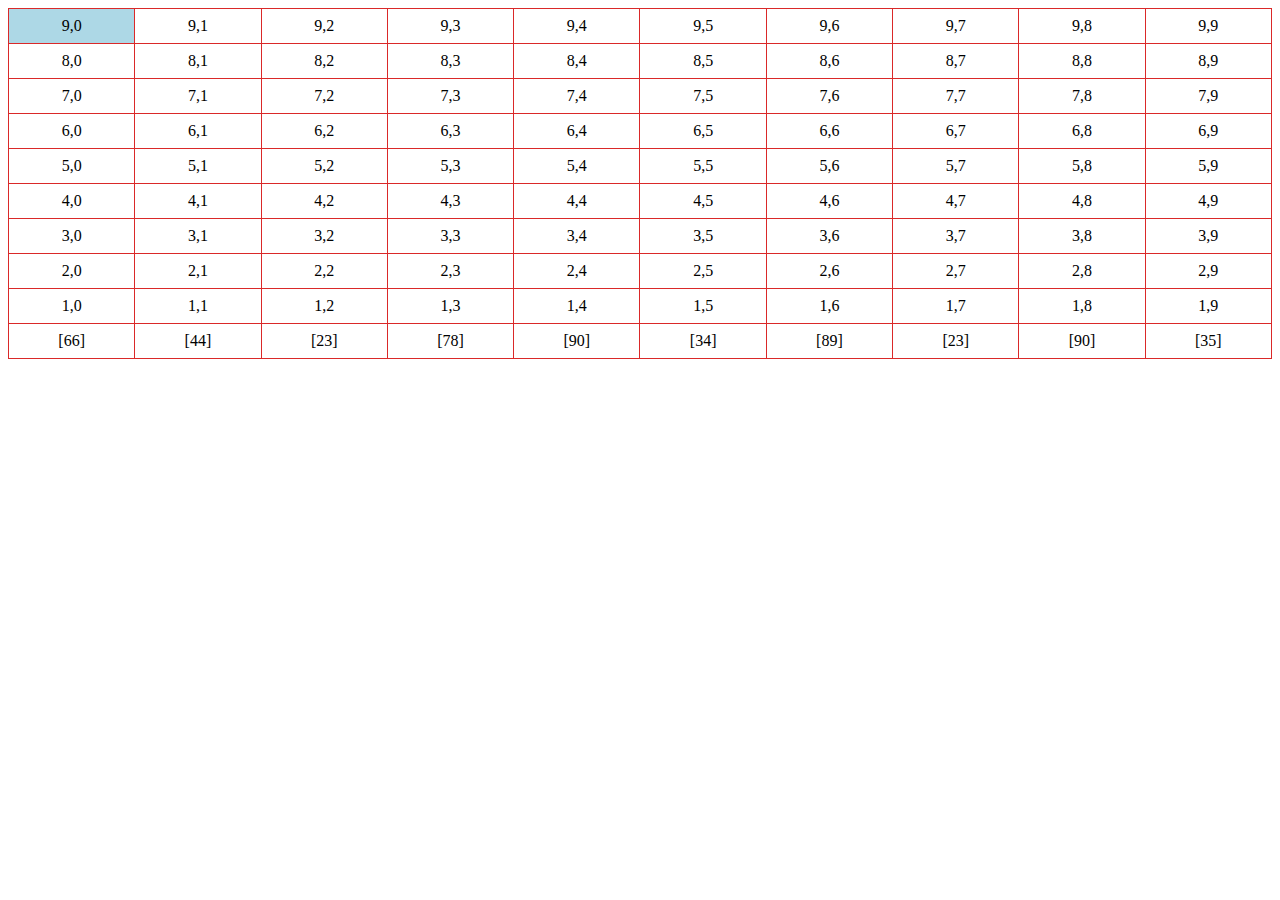
<file: Array2D.html>
<!DOCTYPE html>
<html lang="en">
<head>
    <meta charset="UTF-8">
    <meta name="viewport" content="width=device-width, initial-scale=1.0">
    <title>ซ้ายล่าง</title>
    <style>
        table {
            border-collapse: collapse;
            width: 100%;
        }
        th, td {
            border: 1px solid #da2929;
            padding: 8px;
            text-align: center;
        }
        th {
            background-color: #f2f2f2;
        }
        .highlight {
            background-color: #add8e6; /* สีฟ้า */
        }
    </style>
</head>
<body>

    <table id="table"></table> <!-- Table element to display the result -->
    <p id="cellValue"></p> <!-- Display the selected cell value -->

    <script>
        // ข้อมูลต้นทางที่ต้องการสร้างตาราง
        const data = [66, 44, 23, 78, 90, 34, 89, 23, 90, 35];

        // ฟังก์ชันสร้างตาราง 2D
        function create2DArray(arr) {
            let result = [];
            console.log("1", arr.length);
            // การวนลูปในทิศทางย้อนกลับ
            for (let x = arr.length-1; x >= 0; x--) {
               
                let row = [];
                
                for (let y = 0; y <= arr.length-1 ; y++) {
                    
                    // console.log("y", y)
                    // เราจัดการแสดงค่าในแต่ละตำแหน่งโดยใช้ดัชนี
                    // row.push([x, y].toString());
                    // console.log("x",x)
                    const index = x * arr.length + y;
                    // console.log("index",index)
                    const value = index < arr.length ? `[${arr[index]}]` : [x, y];
                    console.log("value",value)

                    row.push(value);
                }
                result.push(row);
            }
            return result;
        }

        // เรียกฟังก์ชันเพื่อสร้างตาราง 2D จากข้อมูลใน data
        const result = create2DArray(data);

        // แสดงผลตารางใน HTML
        const table = document.getElementById('table');
        result.forEach((row, rowIndex) => {
            const tr = document.createElement('tr');
            row.forEach((cell, cellIndex) => {
                const td = document.createElement('td');
                td.innerText = cell;

                // ไฮไลต์เซลล์ที่ตำแหน่ง [0, 0]
                if (rowIndex === 0 && cellIndex === 0) {
                    td.classList.add('highlight');
                }

                tr.appendChild(td);
            });
            table.appendChild(tr);
        });

        // ดึงค่าจากตารางที่ตำแหน่ง [0][y] แล้วแสดงใน HTML
        const x = 9;
        const y = 0; // ใช้ -1 ซึ่งจะไม่สามารถเข้าถึงข้อมูลได้
        const celltable = result[x][y]
        console.log(result[x][y]);
    </script>

</body>
</html>
</file>
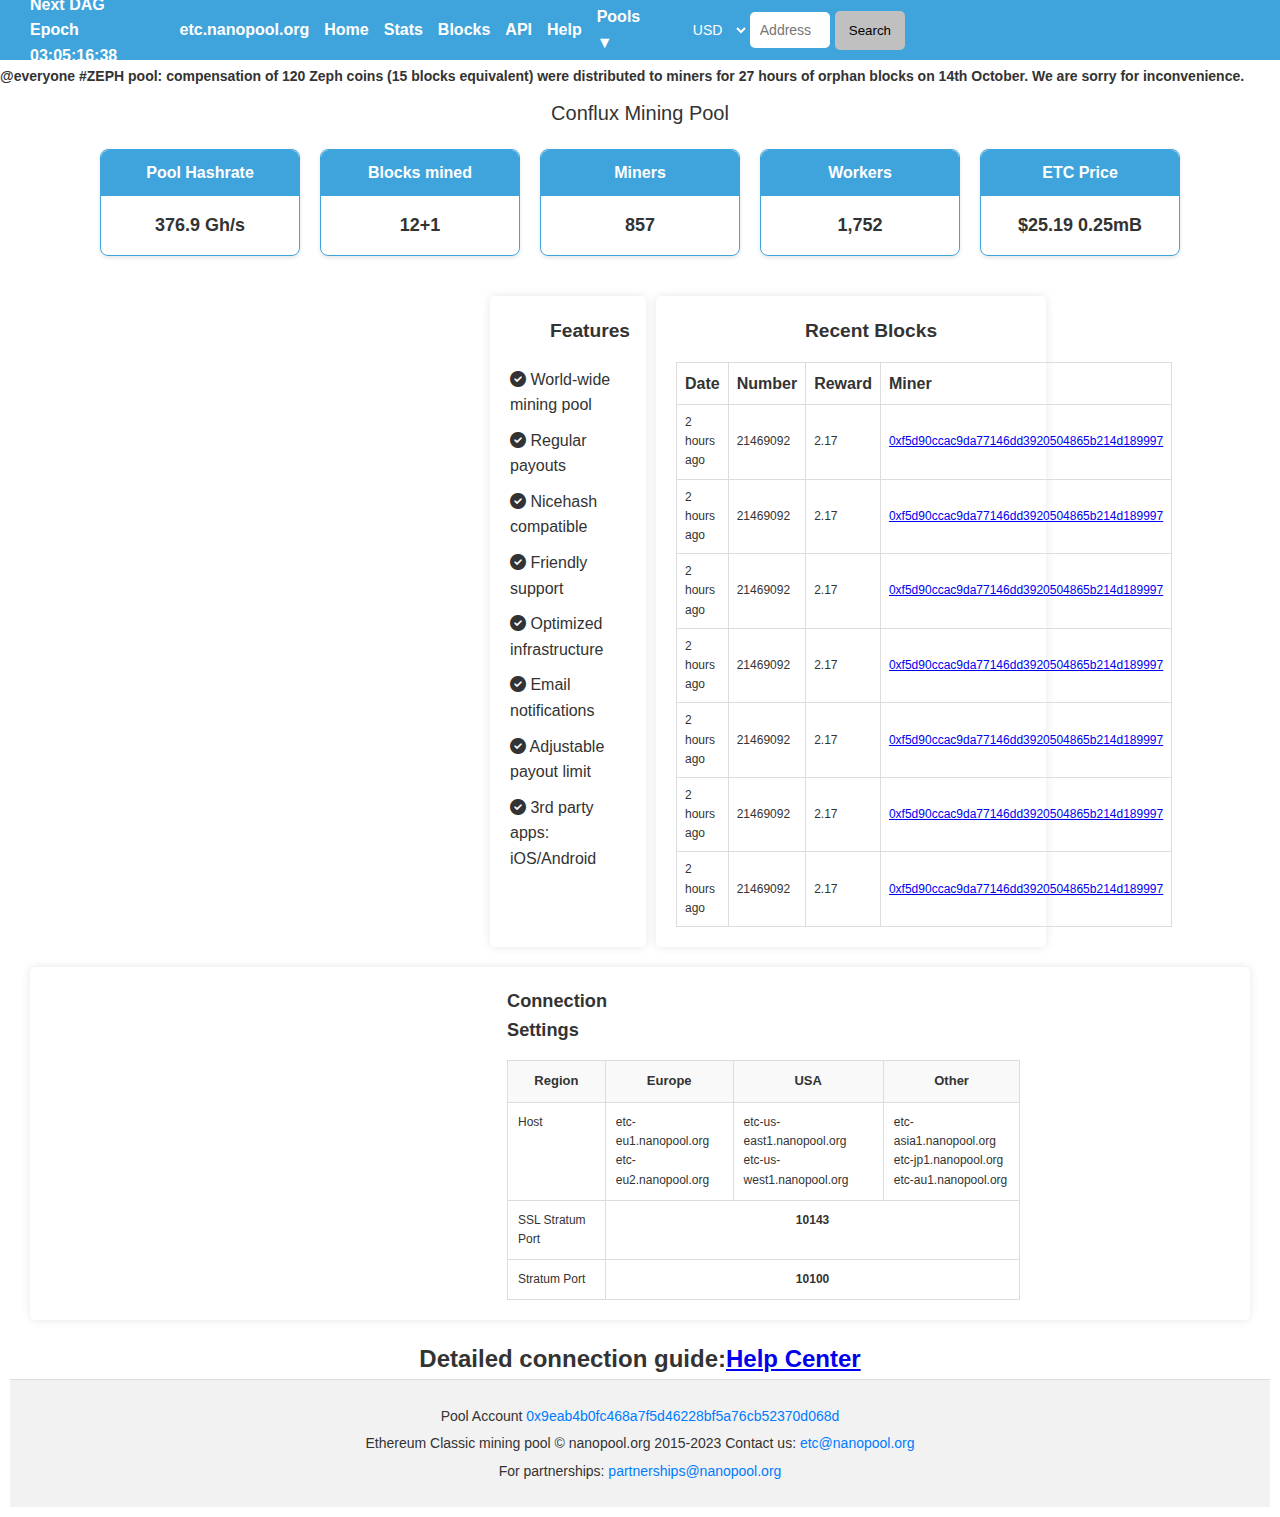
<file: overviewConflux.html>
<!DOCTYPE html>
<html lang="en">
<head>
  <meta charset="UTF-8">
  <meta name="viewport" content="width=device-width, initial-scale=1.0">
  <title>Ethereum Classic Mining Pool</title>
  <link rel="stylesheet" href="https://cdnjs.cloudflare.com/ajax/libs/font-awesome/6.0.0-beta3/css/all.min.css">
  <linK rel="stylesheet" href="overviewConflux.css">
</head>
<body>
    <div class="header">
        <div class="navbar">
            <div class="epoch">Next DAG Epoch<br>03:05:16:38</div>
            <a href="index.html">etc.nanopool.org</a>
            <a href="index.html">Home</a>
            <a href="index.html">Stats</a>
            <a href="index.html">Blocks</a>
            <a href="index.html">API</a>
            <a href="index.html">Help</a>
            <a href="index.html">Pools ▼</a>
        </div>
        <div class="search-container">
            <select class="currency-dropdown">
              <option value="USD">USD</option>
              <option value="EUR">EUR</option>
              <option value="THB">THB</option>
            </select>
            <input type="text" class="address-input" placeholder="Address">
            <button class="search-button">Search</button>
          </div>
    </div>
    <div class="discord" >
    <h4>@everyone #ZEPH pool: compensation of 120 Zeph coins  (15 blocks equivalent) were distributed to miners for 27 hours of orphan blocks on 14th October. We are sorry for inconvenience.</h4></div>
    <div class="dashboard" >
      <div style="font-size: 20px;">Conflux Mining Pool</div>
  <main>
    <div class="cards-container">
      <div class="card">
        <div class="card-header">Pool Hashrate</div>
        <div class="card-body">376.9 Gh/s</div>
      </div>
      <div class="card">
        <div class="card-header">Blocks mined  </div>
        <div class="card-body">12+1</div>
      </div>
      <div class="card">
        <div class="card-header">Miners</div>
        <div class="card-body">857</div>
      </div>
      <div class="card">
        <div class="card-header">Workers</div>
        <div class="card-body">1,752</div>
      </div>
      <div class="card">
        <div class="card-header">ETC Price</div>
        <div class="card-body">$25.19 0.25mB</div>
      </div>
    </div>

    <div class="content-section">
      <div class="features">
        <h3>Features</h3>
        <ul>
          <li><i class="fas fa-check-circle"></i> World-wide mining pool</li>
          <li><i class="fas fa-check-circle"></i> Regular payouts</li>
          <li><i class="fas fa-check-circle"></i> Nicehash compatible</li>
          <li><i class="fas fa-check-circle"></i> Friendly support</li>
          <li><i class="fas fa-check-circle"></i> Optimized infrastructure</li>
          <li><i class="fas fa-check-circle"></i> Email notifications</li>
          <li><i class="fas fa-check-circle"></i> Adjustable payout limit</li>
          <li><i class="fas fa-check-circle"></i> 3rd party apps: iOS/Android</li>
        </ul>
      </div>

      <div class="recent-blocks">
        <h3>Recent Blocks</h3>
        <table>
          <thead>
            <tr>
              <th>Date</th>
              <th>Number</th>
              <th>Reward</th>
              <th>Miner</th>
            </tr>
          </thead>
          <tbody>
            <tr>
              <td>2 hours ago</td>
              <td>21469092</td>
              <td>2.17</td>
              <td><a href="#">0xf5d90ccac9da77146dd3920504865b214d189997</a></td>
            </tr>
            <tr>
                <td>2 hours ago</td>
                <td>21469092</td>
                <td>2.17</td>
                <td><a href="#">0xf5d90ccac9da77146dd3920504865b214d189997</a></td>
              </tr>
              <tr>
                <td>2 hours ago</td>
                <td>21469092</td>
                <td>2.17</td>
                <td><a href="#">0xf5d90ccac9da77146dd3920504865b214d189997</a></td>
              </tr>
              <tr>
                <td>2 hours ago</td>
                <td>21469092</td>
                <td>2.17</td>
                <td><a href="#">0xf5d90ccac9da77146dd3920504865b214d189997</a></td>
              </tr>
              <tr>
                <td>2 hours ago</td>
                <td>21469092</td>
                <td>2.17</td>
                <td><a href="#">0xf5d90ccac9da77146dd3920504865b214d189997</a></td>
              </tr>
              <tr>
                <td>2 hours ago</td>
                <td>21469092</td>
                <td>2.17</td>
                <td><a href="#">0xf5d90ccac9da77146dd3920504865b214d189997</a></td>
              </tr>
              <tr>
                <td>2 hours ago</td>
                <td>21469092</td>
                <td>2.17</td>
                <td><a href="#">0xf5d90ccac9da77146dd3920504865b214d189997</a></td>
              </tr>
          </tbody>
        </table>
      </div>
    </div>

    <div class="connection-settings">
      <h3>Connection Settings</h3>
      <table>
        <thead>
          <tr>
            <th>Region</th>
            <th>Europe</th>
            <th>USA</th>
            <th>Other</th>
          </tr>
        </thead>
        <tbody>
          <tr>
            <td>Host</td>
            <td>
              etc-eu1.nanopool.org<br>
              etc-eu2.nanopool.org
            </td>
            <td>
              etc-us-east1.nanopool.org<br>
              etc-us-west1.nanopool.org
            </td>
            <td>
              etc-asia1.nanopool.org<br>
              etc-jp1.nanopool.org<br>
              etc-au1.nanopool.org
            </td>
          </tr>
          <tr>
            <td>SSL Stratum Port</td>
            <td colspan="3">10143</td>
          </tr>
          <tr>
            <td>Stratum Port</td>
            <td colspan="3">10100</td>
          </tr>
        </tbody>
      </table>
    </div>
  </main>
  <div clasname="help">
  <h2>  Detailed connection guide:<a href="#" target="#">Help Center</a></h2>
</div>
  <footer class="footer">

    <p>Pool Account <a href="#">0x9eab4b0fc468a7f5d46228bf5a76cb52370d068d</a></p>
    <p>Ethereum Classic mining pool © nanopool.org 2015-2023 Contact us: <a href="#">etc@nanopool.org</a></p>
    <p>For partnerships: <a href="#">partnerships@nanopool.org</a></p>
  </footer>  
</body>
</html>
</file>
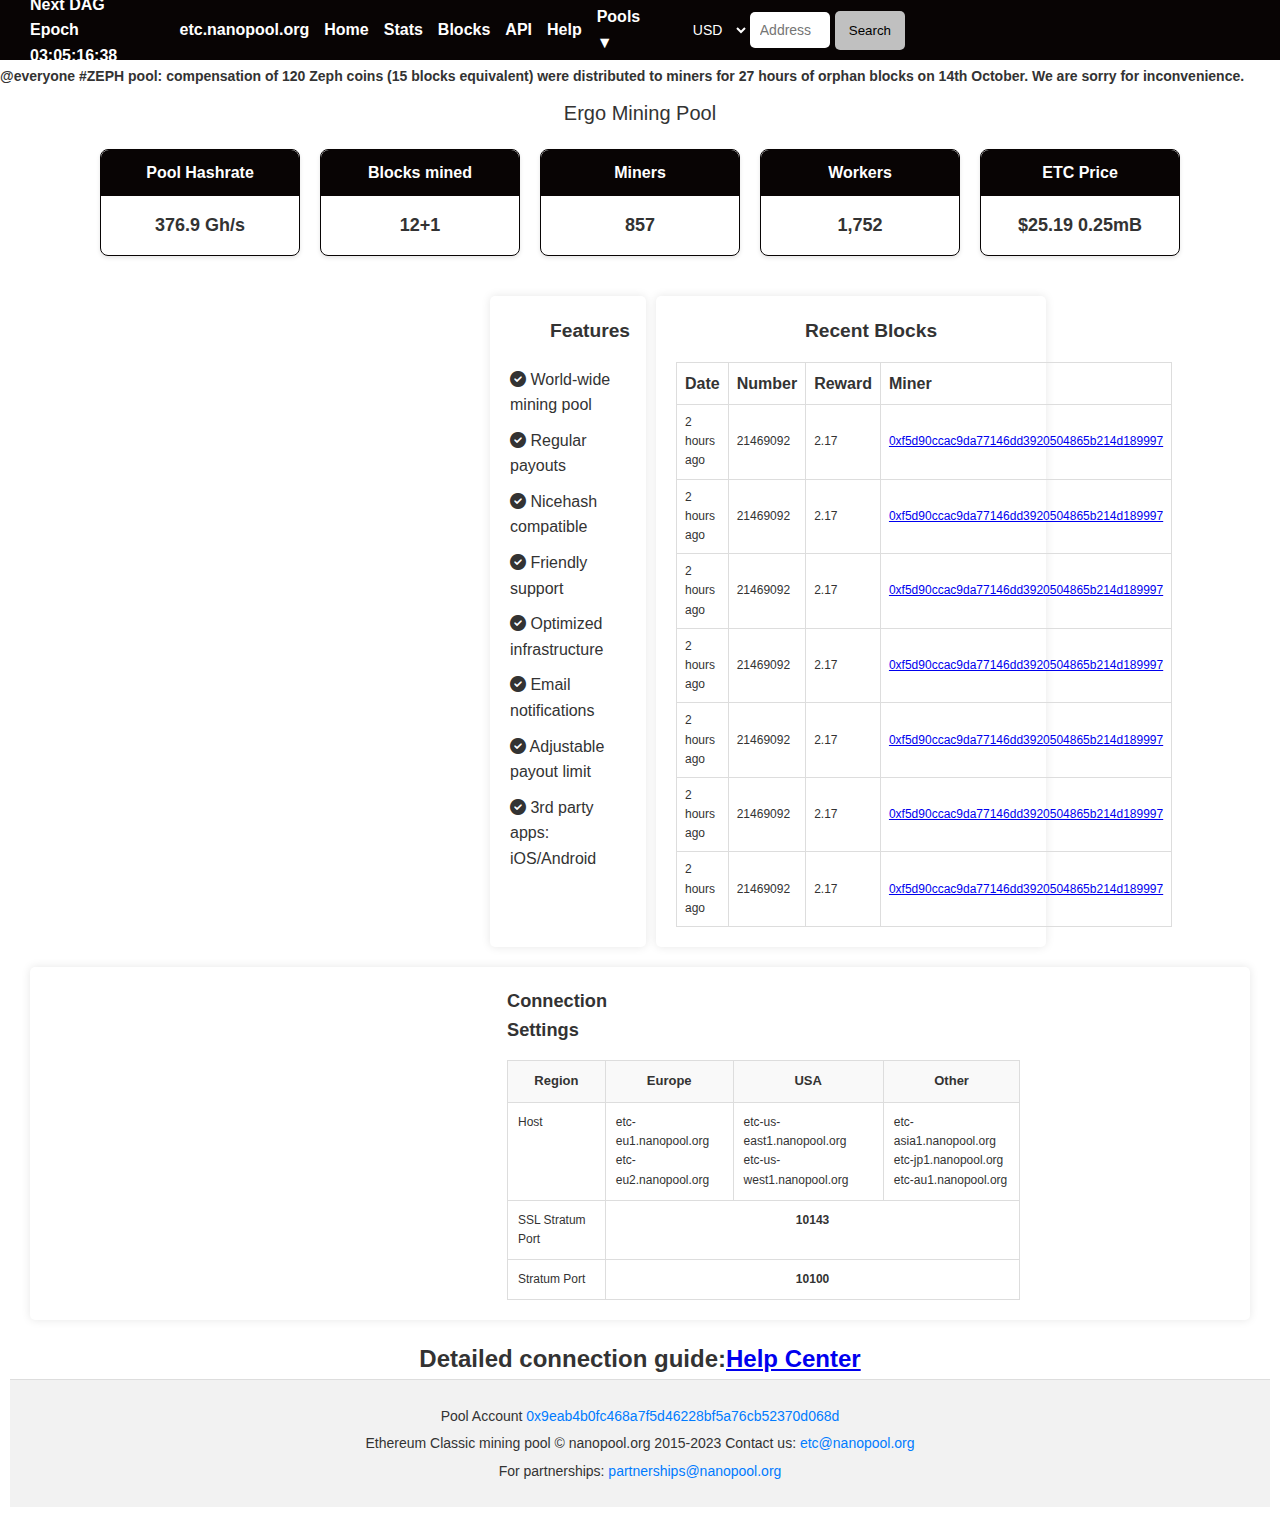
<file: overviewErgo.html>
<!DOCTYPE html>
<html lang="en">
<head>
  <meta charset="UTF-8">
  <meta name="viewport" content="width=device-width, initial-scale=1.0">
  <title>Ethereum Classic Mining Pool</title>
  <link rel="stylesheet" href="https://cdnjs.cloudflare.com/ajax/libs/font-awesome/6.0.0-beta3/css/all.min.css">
  <linK rel="stylesheet" href="overviewErgo.css">
</head>
<body>
    <div class="header">
        <div class="navbar">
            <div class="epoch">Next DAG Epoch<br>03:05:16:38</div>
            <a href="index.html">etc.nanopool.org</a>
            <a href="index.html">Home</a>
            <a href="index.html">Stats</a>
            <a href="index.html">Blocks</a>
            <a href="index.html">API</a>
            <a href="index.html">Help</a>
            <a href="index.html">Pools ▼</a>
        </div>
        <div class="search-container">
          <select class="currency-dropdown">
            <option value="USD">USD</option>
            <option value="EUR">EUR</option>
            <option value="THB">THB</option>
          </select>
          <input type="text" class="address-input" placeholder="Address">
          <button class="search-button">Search</button>
        </div>
    </div>
    <div class="discord" >
    <h4>@everyone #ZEPH pool: compensation of 120 Zeph coins  (15 blocks equivalent) were distributed to miners for 27 hours of orphan blocks on 14th October. We are sorry for inconvenience.</h4></div>
    <div class="dashboard" >
      <div style="font-size: 20px;">Ergo Mining Pool</div>
  <main>
    <div class="cards-container">
      <div class="card">
        <div class="card-header">Pool Hashrate</div>
        <div class="card-body">376.9 Gh/s</div>
      </div>
      <div class="card">
        <div class="card-header">Blocks mined  </div>
        <div class="card-body">12+1</div>
      </div>
      <div class="card">
        <div class="card-header">Miners</div>
        <div class="card-body">857</div>
      </div>
      <div class="card">
        <div class="card-header">Workers</div>
        <div class="card-body">1,752</div>
      </div>
      <div class="card">
        <div class="card-header">ETC Price</div>
        <div class="card-body">$25.19 0.25mB</div>
      </div>
    </div>

    <div class="content-section">
      <div class="features">
        <h3>Features</h3>
        <ul>
          <li><i class="fas fa-check-circle"></i> World-wide mining pool</li>
          <li><i class="fas fa-check-circle"></i> Regular payouts</li>
          <li><i class="fas fa-check-circle"></i> Nicehash compatible</li>
          <li><i class="fas fa-check-circle"></i> Friendly support</li>
          <li><i class="fas fa-check-circle"></i> Optimized infrastructure</li>
          <li><i class="fas fa-check-circle"></i> Email notifications</li>
          <li><i class="fas fa-check-circle"></i> Adjustable payout limit</li>
          <li><i class="fas fa-check-circle"></i> 3rd party apps: iOS/Android</li>
        </ul>
      </div>

      <div class="recent-blocks">
        <h3>Recent Blocks</h3>
        <table>
          <thead>
            <tr>
              <th>Date</th>
              <th>Number</th>
              <th>Reward</th>
              <th>Miner</th>
            </tr>
          </thead>
          <tbody>
            <tr>
              <td>2 hours ago</td>
              <td>21469092</td>
              <td>2.17</td>
              <td><a href="#">0xf5d90ccac9da77146dd3920504865b214d189997</a></td>
            </tr>
            <tr>
                <td>2 hours ago</td>
                <td>21469092</td>
                <td>2.17</td>
                <td><a href="#">0xf5d90ccac9da77146dd3920504865b214d189997</a></td>
              </tr>
              <tr>
                <td>2 hours ago</td>
                <td>21469092</td>
                <td>2.17</td>
                <td><a href="#">0xf5d90ccac9da77146dd3920504865b214d189997</a></td>
              </tr>
              <tr>
                <td>2 hours ago</td>
                <td>21469092</td>
                <td>2.17</td>
                <td><a href="#">0xf5d90ccac9da77146dd3920504865b214d189997</a></td>
              </tr>
              <tr>
                <td>2 hours ago</td>
                <td>21469092</td>
                <td>2.17</td>
                <td><a href="#">0xf5d90ccac9da77146dd3920504865b214d189997</a></td>
              </tr>
              <tr>
                <td>2 hours ago</td>
                <td>21469092</td>
                <td>2.17</td>
                <td><a href="#">0xf5d90ccac9da77146dd3920504865b214d189997</a></td>
              </tr>
              <tr>
                <td>2 hours ago</td>
                <td>21469092</td>
                <td>2.17</td>
                <td><a href="#">0xf5d90ccac9da77146dd3920504865b214d189997</a></td>
              </tr>
          </tbody>
        </table>
      </div>
    </div>

    <div class="connection-settings">
      <h3>Connection Settings</h3>
      <table>
        <thead>
          <tr>
            <th>Region</th>
            <th>Europe</th>
            <th>USA</th>
            <th>Other</th>
          </tr>
        </thead>
        <tbody>
          <tr>
            <td>Host</td>
            <td>
              etc-eu1.nanopool.org<br>
              etc-eu2.nanopool.org
            </td>
            <td>
              etc-us-east1.nanopool.org<br>
              etc-us-west1.nanopool.org
            </td>
            <td>
              etc-asia1.nanopool.org<br>
              etc-jp1.nanopool.org<br>
              etc-au1.nanopool.org
            </td>
          </tr>
          <tr>
            <td>SSL Stratum Port</td>
            <td colspan="3">10143</td>
          </tr>
          <tr>
            <td>Stratum Port</td>
            <td colspan="3">10100</td>
          </tr>
        </tbody>
      </table>
    </div>
  </main>
  <div clasname="help">
  <h2>  Detailed connection guide:<a href="#" target="#">Help Center</a></h2>
</div>
  <footer class="footer">

    <p>Pool Account <a href="#">0x9eab4b0fc468a7f5d46228bf5a76cb52370d068d</a></p>
    <p>Ethereum Classic mining pool © nanopool.org 2015-2023 Contact us: <a href="#">etc@nanopool.org</a></p>
    <p>For partnerships: <a href="#">partnerships@nanopool.org</a></p>
  </footer>  
</body>
</html>
</file>
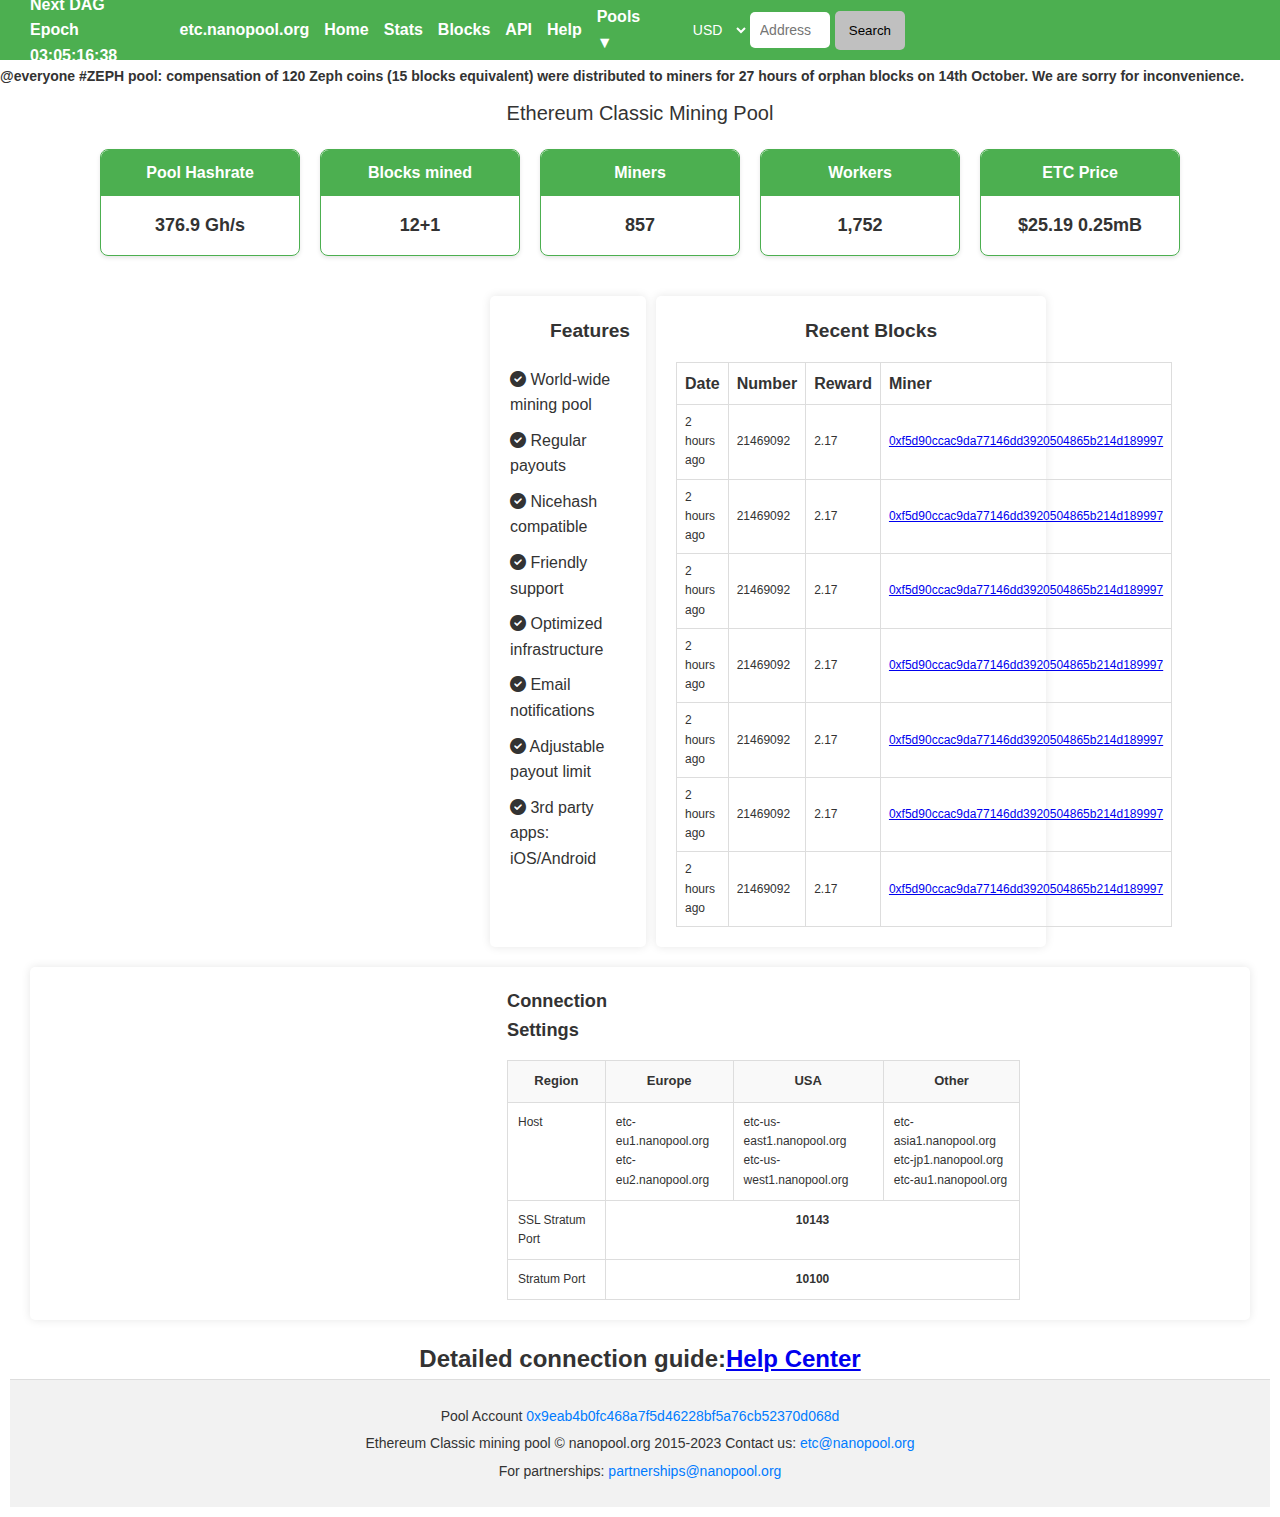
<file: overviewEtherum.html>
<!DOCTYPE html>
<html lang="en">
<head>
  <meta charset="UTF-8">
  <meta name="viewport" content="width=device-width, initial-scale=1.0">
  <title>Ethereum Classic Mining Pool</title>
  <link rel="stylesheet" href="https://cdnjs.cloudflare.com/ajax/libs/font-awesome/6.0.0-beta3/css/all.min.css">
  <linK rel="stylesheet" href="overviewEtherum.css">
</head>
<body>
    <div class="header">
        <div class="navbar">
            <div class="epoch">Next DAG Epoch<br>03:05:16:38</div>
            <a href="index.html">etc.nanopool.org</a>
            <a href="index.html">Home</a>
            <a href="index.html">Stats</a>
            <a href="index.html">Blocks</a>
            <a href="index.html">API</a>
            <a href="index.html">Help</a>
            <a href="index.html">Pools ▼</a>
        </div>
        <div class="search-container">
          <select class="currency-dropdown">
            <option value="USD">USD</option>
            <option value="EUR">EUR</option>
            <option value="THB">THB</option>
          </select>
          <input type="text" class="address-input" placeholder="Address">
          <button class="search-button">Search</button>
        </div>
    </div>
    <div class="discord" >
    <h4>@everyone #ZEPH pool: compensation of 120 Zeph coins  (15 blocks equivalent) were distributed to miners for 27 hours of orphan blocks on 14th October. We are sorry for inconvenience.</h4></div>
    <div class="dashboard" >
      <div style="font-size: 20px;">Ethereum Classic Mining Pool</div>
  <main>
    <div class="cards-container">
      <div class="card">
        <div class="card-header">Pool Hashrate</div>
        <div class="card-body">376.9 Gh/s</div>
      </div>
      <div class="card">
        <div class="card-header">Blocks mined  </div>
        <div class="card-body">12+1</div>
      </div>
      <div class="card">
        <div class="card-header">Miners</div>
        <div class="card-body">857</div>
      </div>
      <div class="card">
        <div class="card-header">Workers</div>
        <div class="card-body">1,752</div>
      </div>
      <div class="card">
        <div class="card-header">ETC Price</div>
        <div class="card-body">$25.19 0.25mB</div>
      </div>
    </div>

    <div class="content-section">
      <div class="features">
        <h3>Features</h3>
        <ul>
          <li><i class="fas fa-check-circle"></i> World-wide mining pool</li>
          <li><i class="fas fa-check-circle"></i> Regular payouts</li>
          <li><i class="fas fa-check-circle"></i> Nicehash compatible</li>
          <li><i class="fas fa-check-circle"></i> Friendly support</li>
          <li><i class="fas fa-check-circle"></i> Optimized infrastructure</li>
          <li><i class="fas fa-check-circle"></i> Email notifications</li>
          <li><i class="fas fa-check-circle"></i> Adjustable payout limit</li>
          <li><i class="fas fa-check-circle"></i> 3rd party apps: iOS/Android</li>
        </ul>
      </div>

      <div class="recent-blocks">
        <h3>Recent Blocks</h3>
        <table>
          <thead>
            <tr>
              <th>Date</th>
              <th>Number</th>
              <th>Reward</th>
              <th>Miner</th>
            </tr>
          </thead>
          <tbody>
            <tr>
              <td>2 hours ago</td>
              <td>21469092</td>
              <td>2.17</td>
              <td><a href="#">0xf5d90ccac9da77146dd3920504865b214d189997</a></td>
            </tr>
            <tr>
                <td>2 hours ago</td>
                <td>21469092</td>
                <td>2.17</td>
                <td><a href="#">0xf5d90ccac9da77146dd3920504865b214d189997</a></td>
              </tr>
              <tr>
                <td>2 hours ago</td>
                <td>21469092</td>
                <td>2.17</td>
                <td><a href="#">0xf5d90ccac9da77146dd3920504865b214d189997</a></td>
              </tr>
              <tr>
                <td>2 hours ago</td>
                <td>21469092</td>
                <td>2.17</td>
                <td><a href="#">0xf5d90ccac9da77146dd3920504865b214d189997</a></td>
              </tr>
              <tr>
                <td>2 hours ago</td>
                <td>21469092</td>
                <td>2.17</td>
                <td><a href="#">0xf5d90ccac9da77146dd3920504865b214d189997</a></td>
              </tr>
              <tr>
                <td>2 hours ago</td>
                <td>21469092</td>
                <td>2.17</td>
                <td><a href="#">0xf5d90ccac9da77146dd3920504865b214d189997</a></td>
              </tr>
              <tr>
                <td>2 hours ago</td>
                <td>21469092</td>
                <td>2.17</td>
                <td><a href="#">0xf5d90ccac9da77146dd3920504865b214d189997</a></td>
              </tr>
          </tbody>
        </table>
      </div>
    </div>

    <div class="connection-settings">
      <h3>Connection Settings</h3>
      <table>
        <thead>
          <tr>
            <th>Region</th>
            <th>Europe</th>
            <th>USA</th>
            <th>Other</th>
          </tr>
        </thead>
        <tbody>
          <tr>
            <td>Host</td>
            <td>
              etc-eu1.nanopool.org<br>
              etc-eu2.nanopool.org
            </td>
            <td>
              etc-us-east1.nanopool.org<br>
              etc-us-west1.nanopool.org
            </td>
            <td>
              etc-asia1.nanopool.org<br>
              etc-jp1.nanopool.org<br>
              etc-au1.nanopool.org
            </td>
          </tr>
          <tr>
            <td>SSL Stratum Port</td>
            <td colspan="3">10143</td>
          </tr>
          <tr>
            <td>Stratum Port</td>
            <td colspan="3">10100</td>
          </tr>
        </tbody>
      </table>
    </div>
  </main>
  <div clasname="help">
  <h2>  Detailed connection guide:<a href="#" target="#">Help Center</a></h2>
</div>
  <footer class="footer">

    <p>Pool Account <a href="#">0x9eab4b0fc468a7f5d46228bf5a76cb52370d068d</a></p>
    <p>Ethereum Classic mining pool © nanopool.org 2015-2023 Contact us: <a href="#">etc@nanopool.org</a></p>
    <p>For partnerships: <a href="#">partnerships@nanopool.org</a></p>
  </footer>  
</body>
</html>
</file>
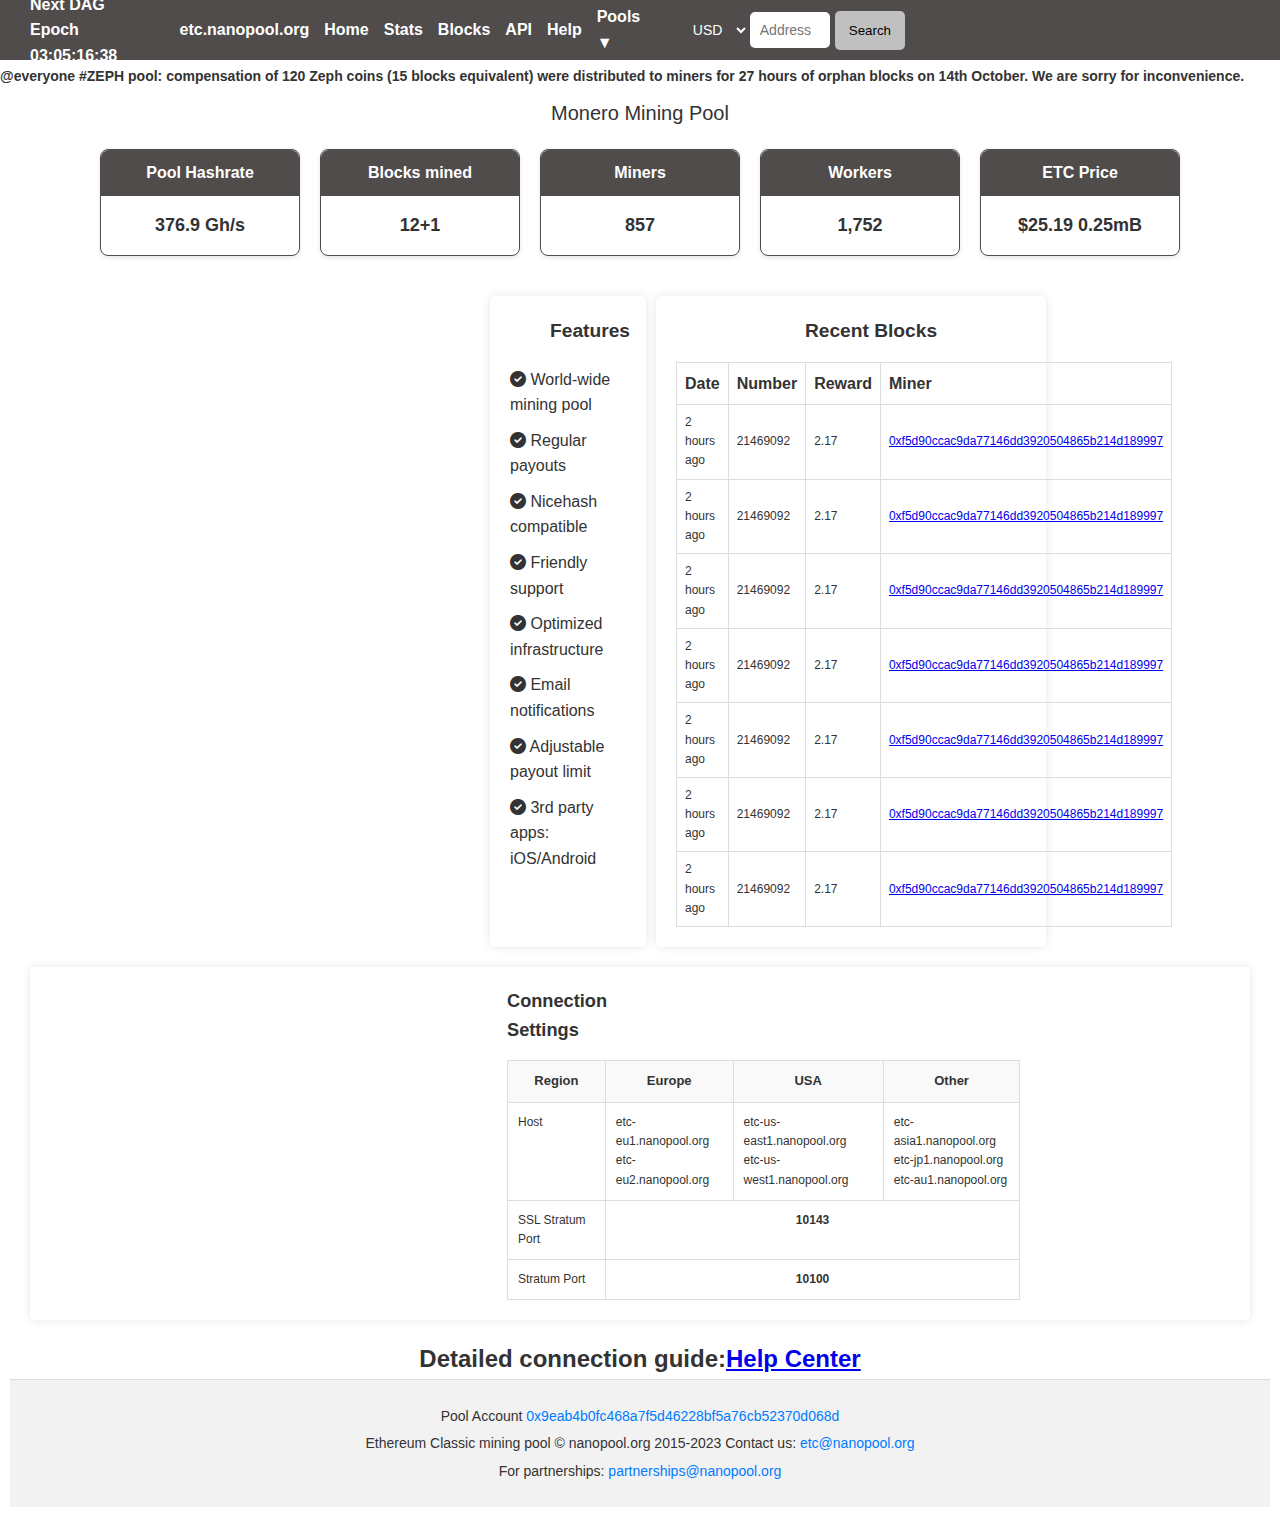
<file: overviewMonero.html>
<!DOCTYPE html>
<html lang="en">
<head>
  <meta charset="UTF-8">
  <meta name="viewport" content="width=device-width, initial-scale=1.0">
  <title>Ethereum Classic Mining Pool</title>
  <link rel="stylesheet" href="https://cdnjs.cloudflare.com/ajax/libs/font-awesome/6.0.0-beta3/css/all.min.css">
  <linK rel="stylesheet" href="overviewMonero.css">
</head>
<body>
    <div class="header">
        <div class="navbar">
            <div class="epoch">Next DAG Epoch<br>03:05:16:38</div>
            <a href="index.html">etc.nanopool.org</a>
            <a href="index.html">Home</a>
            <a href="index.html">Stats</a>
            <a href="index.html">Blocks</a>
            <a href="index.html">API</a>
            <a href="index.html">Help</a>
            <a href="index.html">Pools ▼</a>
        </div>
        <div class="search-container">
            <select class="currency-dropdown">
              <option value="USD">USD</option>
              <option value="EUR">EUR</option>
              <option value="THB">THB</option>
            </select>
            <input type="text" class="address-input" placeholder="Address">
            <button class="search-button">Search</button>
          </div>
    </div>
    <div class="discord" >
    <h4>@everyone #ZEPH pool: compensation of 120 Zeph coins  (15 blocks equivalent) were distributed to miners for 27 hours of orphan blocks on 14th October. We are sorry for inconvenience.</h4></div>
    <div class="dashboard" >
      <div style="font-size: 20px;">Monero Mining Pool</div>
  <main>
    <div class="cards-container">
      <div class="card">
        <div class="card-header">Pool Hashrate</div>
        <div class="card-body">376.9 Gh/s</div>
      </div>
      <div class="card">
        <div class="card-header">Blocks mined  </div>
        <div class="card-body">12+1</div>
      </div>
      <div class="card">
        <div class="card-header">Miners</div>
        <div class="card-body">857</div>
      </div>
      <div class="card">
        <div class="card-header">Workers</div>
        <div class="card-body">1,752</div>
      </div>
      <div class="card">
        <div class="card-header">ETC Price</div>
        <div class="card-body">$25.19 0.25mB</div>
      </div>
    </div>

    <div class="content-section">
      <div class="features">
        <h3>Features</h3>
        <ul>
          <li><i class="fas fa-check-circle"></i> World-wide mining pool</li>
          <li><i class="fas fa-check-circle"></i> Regular payouts</li>
          <li><i class="fas fa-check-circle"></i> Nicehash compatible</li>
          <li><i class="fas fa-check-circle"></i> Friendly support</li>
          <li><i class="fas fa-check-circle"></i> Optimized infrastructure</li>
          <li><i class="fas fa-check-circle"></i> Email notifications</li>
          <li><i class="fas fa-check-circle"></i> Adjustable payout limit</li>
          <li><i class="fas fa-check-circle"></i> 3rd party apps: iOS/Android</li>
        </ul>
      </div>

      <div class="recent-blocks">
        <h3>Recent Blocks</h3>
        <table>
          <thead>
            <tr>
              <th>Date</th>
              <th>Number</th>
              <th>Reward</th>
              <th>Miner</th>
            </tr>
          </thead>
          <tbody>
            <tr>
              <td>2 hours ago</td>
              <td>21469092</td>
              <td>2.17</td>
              <td><a href="#">0xf5d90ccac9da77146dd3920504865b214d189997</a></td>
            </tr>
            <tr>
                <td>2 hours ago</td>
                <td>21469092</td>
                <td>2.17</td>
                <td><a href="#">0xf5d90ccac9da77146dd3920504865b214d189997</a></td>
              </tr>
              <tr>
                <td>2 hours ago</td>
                <td>21469092</td>
                <td>2.17</td>
                <td><a href="#">0xf5d90ccac9da77146dd3920504865b214d189997</a></td>
              </tr>
              <tr>
                <td>2 hours ago</td>
                <td>21469092</td>
                <td>2.17</td>
                <td><a href="#">0xf5d90ccac9da77146dd3920504865b214d189997</a></td>
              </tr>
              <tr>
                <td>2 hours ago</td>
                <td>21469092</td>
                <td>2.17</td>
                <td><a href="#">0xf5d90ccac9da77146dd3920504865b214d189997</a></td>
              </tr>
              <tr>
                <td>2 hours ago</td>
                <td>21469092</td>
                <td>2.17</td>
                <td><a href="#">0xf5d90ccac9da77146dd3920504865b214d189997</a></td>
              </tr>
              <tr>
                <td>2 hours ago</td>
                <td>21469092</td>
                <td>2.17</td>
                <td><a href="#">0xf5d90ccac9da77146dd3920504865b214d189997</a></td>
              </tr>
          </tbody>
        </table>
      </div>
    </div>

    <div class="connection-settings">
      <h3>Connection Settings</h3>
      <table>
        <thead>
          <tr>
            <th>Region</th>
            <th>Europe</th>
            <th>USA</th>
            <th>Other</th>
          </tr>
        </thead>
        <tbody>
          <tr>
            <td>Host</td>
            <td>
              etc-eu1.nanopool.org<br>
              etc-eu2.nanopool.org
            </td>
            <td>
              etc-us-east1.nanopool.org<br>
              etc-us-west1.nanopool.org
            </td>
            <td>
              etc-asia1.nanopool.org<br>
              etc-jp1.nanopool.org<br>
              etc-au1.nanopool.org
            </td>
          </tr>
          <tr>
            <td>SSL Stratum Port</td>
            <td colspan="3">10143</td>
          </tr>
          <tr>
            <td>Stratum Port</td>
            <td colspan="3">10100</td>
          </tr>
        </tbody>
      </table>
    </div>
  </main>
  <div clasname="help">
  <h2>  Detailed connection guide:<a href="#" target="#">Help Center</a></h2>
</div>
  <footer class="footer">

    <p>Pool Account <a href="#">0x9eab4b0fc468a7f5d46228bf5a76cb52370d068d</a></p>
    <p>Ethereum Classic mining pool © nanopool.org 2015-2023 Contact us: <a href="#">etc@nanopool.org</a></p>
    <p>For partnerships: <a href="#">partnerships@nanopool.org</a></p>
  </footer>  
</body>
</html>
</file>
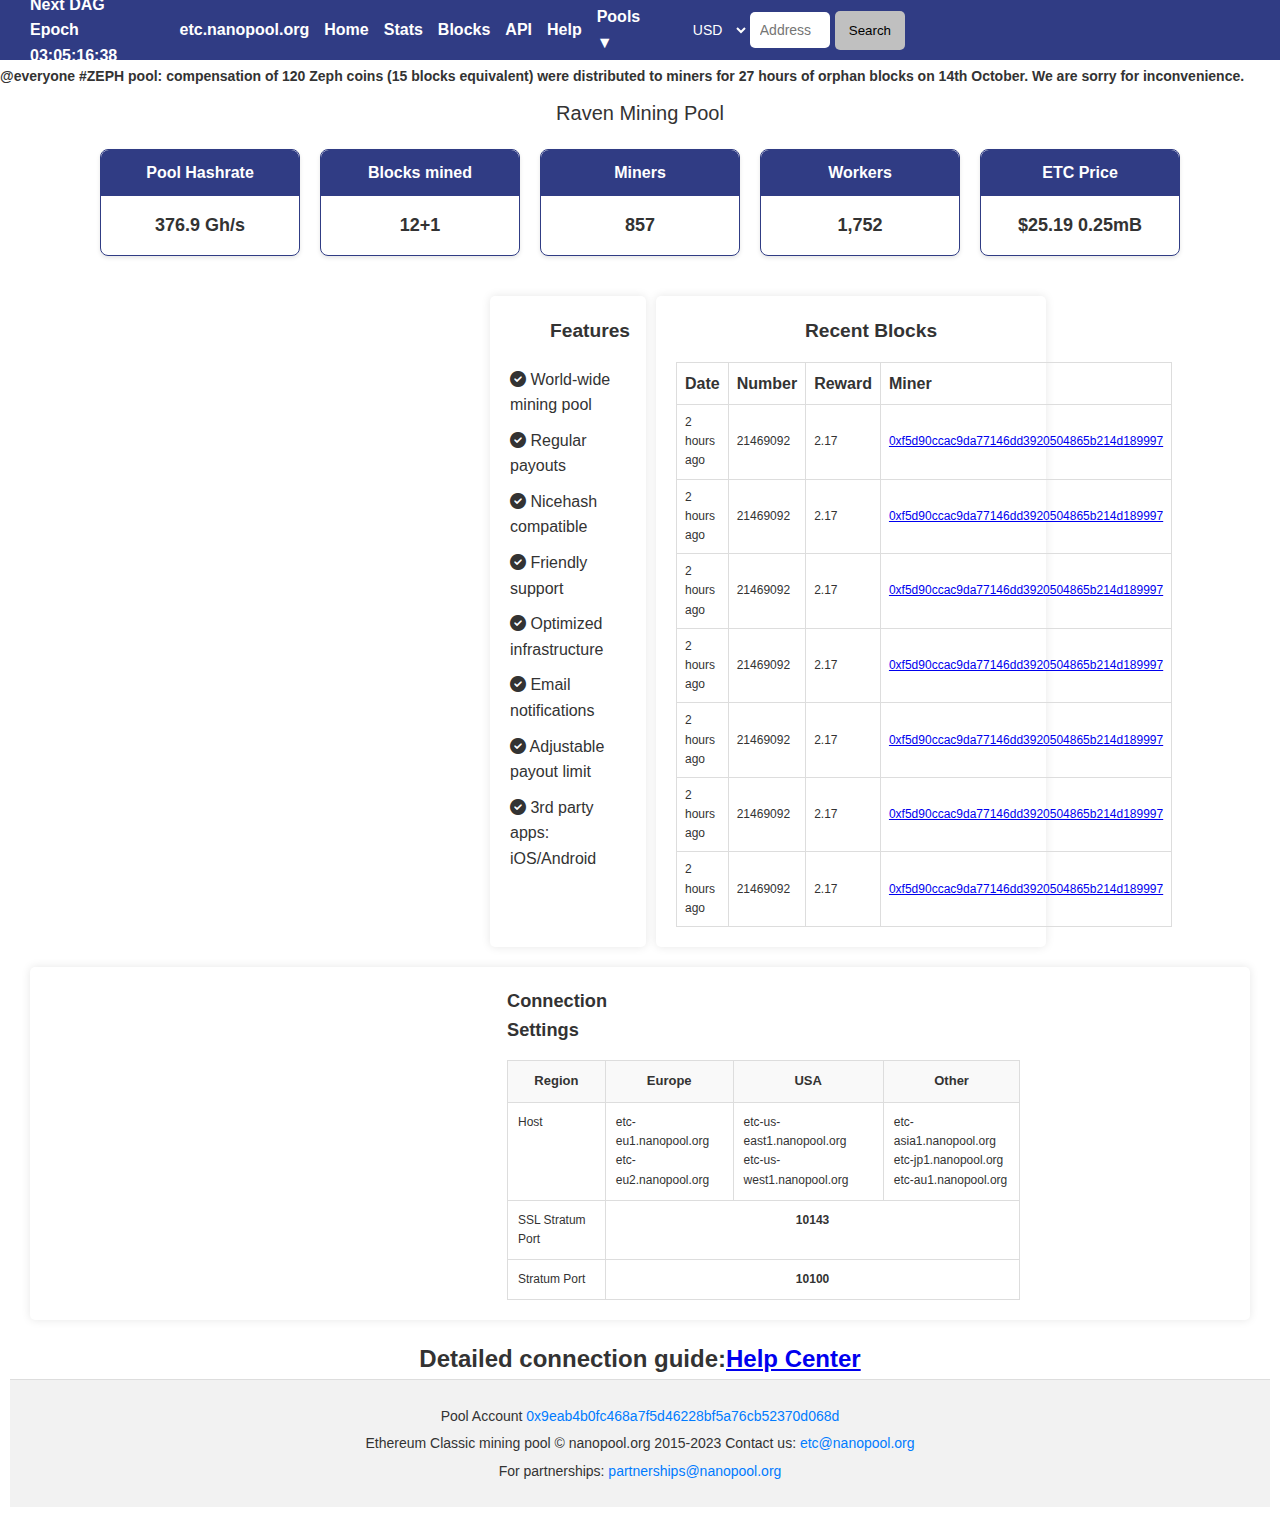
<file: overviewRaven.html>
<!DOCTYPE html>
<html lang="en">
<head>
  <meta charset="UTF-8">
  <meta name="viewport" content="width=device-width, initial-scale=1.0">
  <title>Ethereum Classic Mining Pool</title>
  <link rel="stylesheet" href="https://cdnjs.cloudflare.com/ajax/libs/font-awesome/6.0.0-beta3/css/all.min.css">
  <linK rel="stylesheet" href="overviewRaven.css">
</head>
<body>
    <div class="header">
        <div class="navbar">
            <div class="epoch">Next DAG Epoch<br>03:05:16:38</div>
            <a href="index.html">etc.nanopool.org</a>
            <a href="index.html">Home</a>
            <a href="index.html">Stats</a>
            <a href="index.html">Blocks</a>
            <a href="index.html">API</a>
            <a href="index.html">Help</a>
            <a href="index.html">Pools ▼</a>
        </div>
        <div class="search-container">
            <select class="currency-dropdown">
              <option value="USD">USD</option>
              <option value="EUR">EUR</option>
              <option value="THB">THB</option>
            </select>
            <input type="text" class="address-input" placeholder="Address">
            <button class="search-button">Search</button>
          </div>
    </div>
    <div class="discord" >
    <h4>@everyone #ZEPH pool: compensation of 120 Zeph coins  (15 blocks equivalent) were distributed to miners for 27 hours of orphan blocks on 14th October. We are sorry for inconvenience.</h4></div>
    <div class="dashboard" >
      <div style="font-size: 20px;">Raven Mining Pool</div>
  <main>
    <div class="cards-container">
      <div class="card">
        <div class="card-header">Pool Hashrate</div>
        <div class="card-body">376.9 Gh/s</div>
      </div>
      <div class="card">
        <div class="card-header">Blocks mined  </div>
        <div class="card-body">12+1</div>
      </div>
      <div class="card">
        <div class="card-header">Miners</div>
        <div class="card-body">857</div>
      </div>
      <div class="card">
        <div class="card-header">Workers</div>
        <div class="card-body">1,752</div>
      </div>
      <div class="card">
        <div class="card-header">ETC Price</div>
        <div class="card-body">$25.19 0.25mB</div>
      </div>
    </div>

    <div class="content-section">
      <div class="features">
        <h3>Features</h3>
        <ul>
          <li><i class="fas fa-check-circle"></i> World-wide mining pool</li>
          <li><i class="fas fa-check-circle"></i> Regular payouts</li>
          <li><i class="fas fa-check-circle"></i> Nicehash compatible</li>
          <li><i class="fas fa-check-circle"></i> Friendly support</li>
          <li><i class="fas fa-check-circle"></i> Optimized infrastructure</li>
          <li><i class="fas fa-check-circle"></i> Email notifications</li>
          <li><i class="fas fa-check-circle"></i> Adjustable payout limit</li>
          <li><i class="fas fa-check-circle"></i> 3rd party apps: iOS/Android</li>
        </ul>
      </div>

      <div class="recent-blocks">
        <h3>Recent Blocks</h3>
        <table>
          <thead>
            <tr>
              <th>Date</th>
              <th>Number</th>
              <th>Reward</th>
              <th>Miner</th>
            </tr>
          </thead>
          <tbody>
            <tr>
              <td>2 hours ago</td>
              <td>21469092</td>
              <td>2.17</td>
              <td><a href="#">0xf5d90ccac9da77146dd3920504865b214d189997</a></td>
            </tr>
            <tr>
                <td>2 hours ago</td>
                <td>21469092</td>
                <td>2.17</td>
                <td><a href="#">0xf5d90ccac9da77146dd3920504865b214d189997</a></td>
              </tr>
              <tr>
                <td>2 hours ago</td>
                <td>21469092</td>
                <td>2.17</td>
                <td><a href="#">0xf5d90ccac9da77146dd3920504865b214d189997</a></td>
              </tr>
              <tr>
                <td>2 hours ago</td>
                <td>21469092</td>
                <td>2.17</td>
                <td><a href="#">0xf5d90ccac9da77146dd3920504865b214d189997</a></td>
              </tr>
              <tr>
                <td>2 hours ago</td>
                <td>21469092</td>
                <td>2.17</td>
                <td><a href="#">0xf5d90ccac9da77146dd3920504865b214d189997</a></td>
              </tr>
              <tr>
                <td>2 hours ago</td>
                <td>21469092</td>
                <td>2.17</td>
                <td><a href="#">0xf5d90ccac9da77146dd3920504865b214d189997</a></td>
              </tr>
              <tr>
                <td>2 hours ago</td>
                <td>21469092</td>
                <td>2.17</td>
                <td><a href="#">0xf5d90ccac9da77146dd3920504865b214d189997</a></td>
              </tr>
          </tbody>
        </table>
      </div>
    </div>

    <div class="connection-settings">
      <h3>Connection Settings</h3>
      <table>
        <thead>
          <tr>
            <th>Region</th>
            <th>Europe</th>
            <th>USA</th>
            <th>Other</th>
          </tr>
        </thead>
        <tbody>
          <tr>
            <td>Host</td>
            <td>
              etc-eu1.nanopool.org<br>
              etc-eu2.nanopool.org
            </td>
            <td>
              etc-us-east1.nanopool.org<br>
              etc-us-west1.nanopool.org
            </td>
            <td>
              etc-asia1.nanopool.org<br>
              etc-jp1.nanopool.org<br>
              etc-au1.nanopool.org
            </td>
          </tr>
          <tr>
            <td>SSL Stratum Port</td>
            <td colspan="3">10143</td>
          </tr>
          <tr>
            <td>Stratum Port</td>
            <td colspan="3">10100</td>
          </tr>
        </tbody>
      </table>
    </div>
  </main>
  <div clasname="help">
  <h2>  Detailed connection guide:<a href="#" target="#">Help Center</a></h2>
</div>
  <footer class="footer">

    <p>Pool Account <a href="#">0x9eab4b0fc468a7f5d46228bf5a76cb52370d068d</a></p>
    <p>Ethereum Classic mining pool © nanopool.org 2015-2023 Contact us: <a href="#">etc@nanopool.org</a></p>
    <p>For partnerships: <a href="#">partnerships@nanopool.org</a></p>
  </footer>  
</body>
</html>
</file>
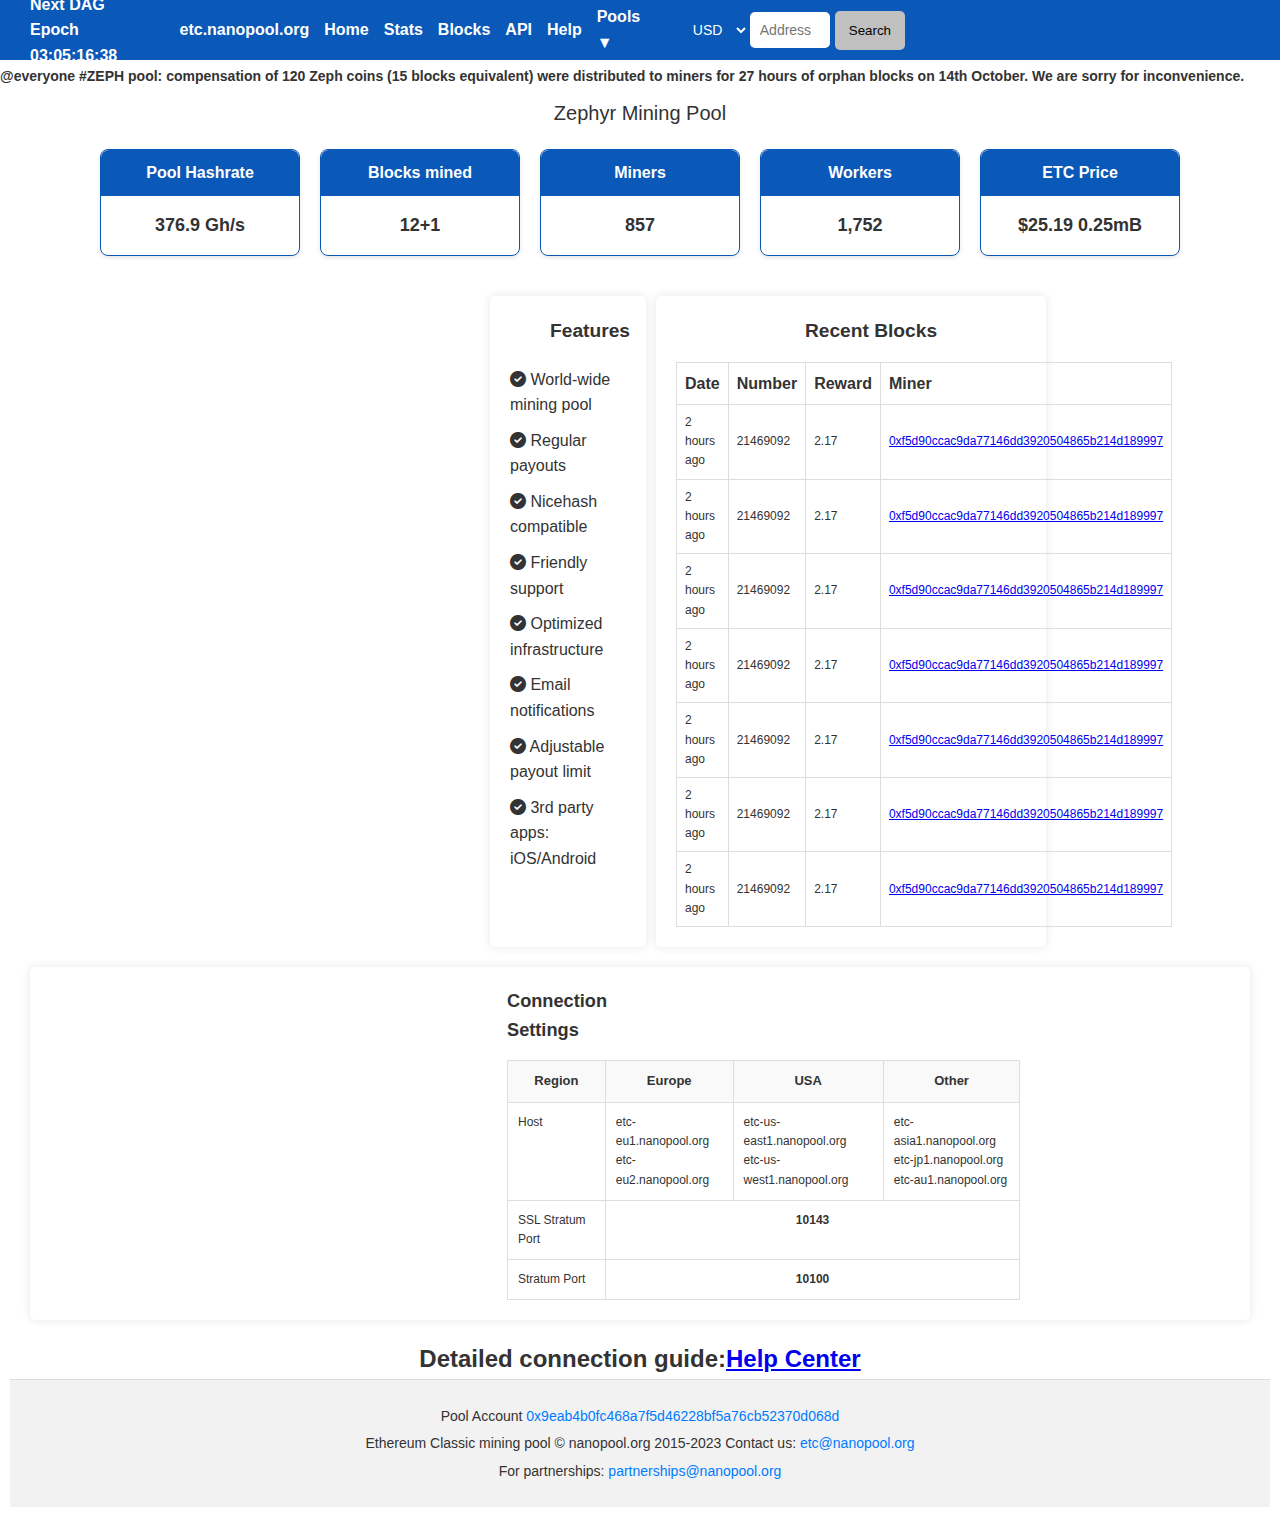
<file: overviewZephy.html>
<!DOCTYPE html>
<html lang="en">
<head>
  <meta charset="UTF-8">
  <meta name="viewport" content="width=device-width, initial-scale=1.0">
  <title>Ethereum Classic Mining Pool</title>
  <link rel="stylesheet" href="https://cdnjs.cloudflare.com/ajax/libs/font-awesome/6.0.0-beta3/css/all.min.css">
  <linK rel="stylesheet" href="overviewZephy.css">
</head>
<body>
    <div class="header">
        <div class="navbar">
            <div class="epoch">Next DAG Epoch<br>03:05:16:38</div>
            <a href="index.html">etc.nanopool.org</a>
            <a href="index.html">Home</a>
            <a href="index.html">Stats</a>
            <a href="index.html">Blocks</a>
            <a href="index.html">API</a>
            <a href="index.html">Help</a>
            <a href="index.html">Pools ▼</a>
        </div>
        <div class="search-container">
          <select class="currency-dropdown">
            <option value="USD">USD</option>
            <option value="EUR">EUR</option>
            <option value="THB">THB</option>
          </select>
          <input type="text" class="address-input" placeholder="Address">
          <button class="search-button">Search</button>
        </div>
    </div>
    <div class="discord" >
    <h4>@everyone #ZEPH pool: compensation of 120 Zeph coins  (15 blocks equivalent) were distributed to miners for 27 hours of orphan blocks on 14th October. We are sorry for inconvenience.</h4></div>
    <div class="dashboard" >
      <div style="font-size: 20px;">Zephyr Mining Pool</div>
  <main>
    <div class="cards-container">
      <div class="card">
        <div class="card-header">Pool Hashrate</div>
        <div class="card-body">376.9 Gh/s</div>
      </div>
      <div class="card">
        <div class="card-header">Blocks mined  </div>
        <div class="card-body">12+1</div>
      </div>
      <div class="card">
        <div class="card-header">Miners</div>
        <div class="card-body">857</div>
      </div>
      <div class="card">
        <div class="card-header">Workers</div>
        <div class="card-body">1,752</div>
      </div>
      <div class="card">
        <div class="card-header">ETC Price</div>
        <div class="card-body">$25.19 0.25mB</div>
      </div>
    </div>

    <div class="content-section">
      <div class="features">
        <h3>Features</h3>
        <ul>
          <li><i class="fas fa-check-circle"></i> World-wide mining pool</li>
          <li><i class="fas fa-check-circle"></i> Regular payouts</li>
          <li><i class="fas fa-check-circle"></i> Nicehash compatible</li>
          <li><i class="fas fa-check-circle"></i> Friendly support</li>
          <li><i class="fas fa-check-circle"></i> Optimized infrastructure</li>
          <li><i class="fas fa-check-circle"></i> Email notifications</li>
          <li><i class="fas fa-check-circle"></i> Adjustable payout limit</li>
          <li><i class="fas fa-check-circle"></i> 3rd party apps: iOS/Android</li>
        </ul>
      </div>

      <div class="recent-blocks">
        <h3>Recent Blocks</h3>
        <table>
          <thead>
            <tr>
              <th>Date</th>
              <th>Number</th>
              <th>Reward</th>
              <th>Miner</th>
            </tr>
          </thead>
          <tbody>
            <tr>
              <td>2 hours ago</td>
              <td>21469092</td>
              <td>2.17</td>
              <td><a href="#">0xf5d90ccac9da77146dd3920504865b214d189997</a></td>
            </tr>
            <tr>
                <td>2 hours ago</td>
                <td>21469092</td>
                <td>2.17</td>
                <td><a href="#">0xf5d90ccac9da77146dd3920504865b214d189997</a></td>
              </tr>
              <tr>
                <td>2 hours ago</td>
                <td>21469092</td>
                <td>2.17</td>
                <td><a href="#">0xf5d90ccac9da77146dd3920504865b214d189997</a></td>
              </tr>
              <tr>
                <td>2 hours ago</td>
                <td>21469092</td>
                <td>2.17</td>
                <td><a href="#">0xf5d90ccac9da77146dd3920504865b214d189997</a></td>
              </tr>
              <tr>
                <td>2 hours ago</td>
                <td>21469092</td>
                <td>2.17</td>
                <td><a href="#">0xf5d90ccac9da77146dd3920504865b214d189997</a></td>
              </tr>
              <tr>
                <td>2 hours ago</td>
                <td>21469092</td>
                <td>2.17</td>
                <td><a href="#">0xf5d90ccac9da77146dd3920504865b214d189997</a></td>
              </tr>
              <tr>
                <td>2 hours ago</td>
                <td>21469092</td>
                <td>2.17</td>
                <td><a href="#">0xf5d90ccac9da77146dd3920504865b214d189997</a></td>
              </tr>
          </tbody>
        </table>
      </div>
    </div>

    <div class="connection-settings">
      <h3>Connection Settings</h3>
      <table>
        <thead>
          <tr>
            <th>Region</th>
            <th>Europe</th>
            <th>USA</th>
            <th>Other</th>
          </tr>
        </thead>
        <tbody>
          <tr>
            <td>Host</td>
            <td>
              etc-eu1.nanopool.org<br>
              etc-eu2.nanopool.org
            </td>
            <td>
              etc-us-east1.nanopool.org<br>
              etc-us-west1.nanopool.org
            </td>
            <td>
              etc-asia1.nanopool.org<br>
              etc-jp1.nanopool.org<br>
              etc-au1.nanopool.org
            </td>
          </tr>
          <tr>
            <td>SSL Stratum Port</td>
            <td colspan="3">10143</td>
          </tr>
          <tr>
            <td>Stratum Port</td>
            <td colspan="3">10100</td>
          </tr>
        </tbody>
      </table>
    </div>
  </main>
  <div clasname="help">
  <h2>  Detailed connection guide:<a href="#" target="#">Help Center</a></h2>
</div>
  <footer class="footer">

    <p>Pool Account <a href="#">0x9eab4b0fc468a7f5d46228bf5a76cb52370d068d</a></p>
    <p>Ethereum Classic mining pool © nanopool.org 2015-2023 Contact us: <a href="#">etc@nanopool.org</a></p>
    <p>For partnerships: <a href="#">partnerships@nanopool.org</a></p>
  </footer>  
</body>
</html>
</file>
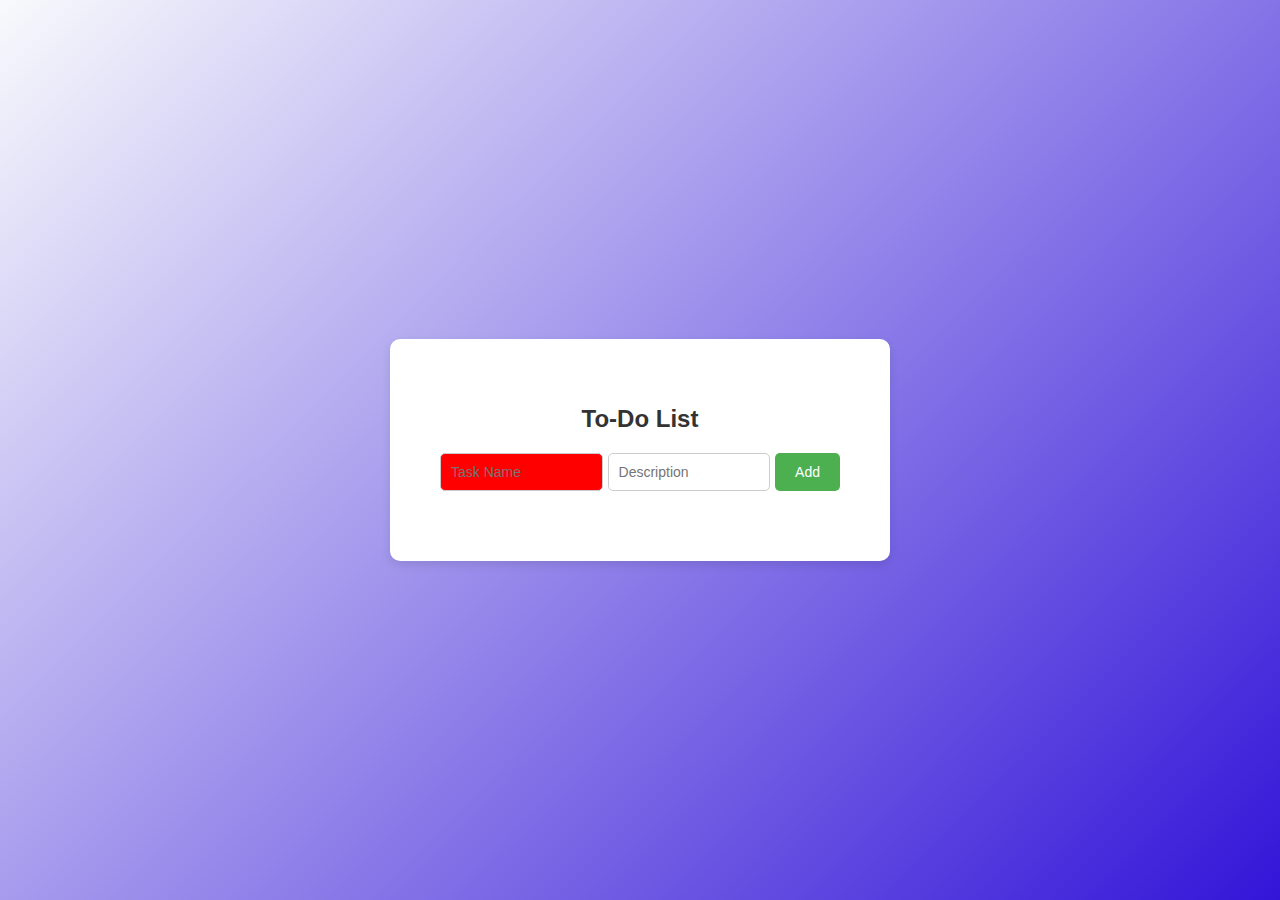
<file: todolist.html>
<!DOCTYPE html>
<html lang="en">
  <head>
    <meta charset="UTF-8" />
    <meta name="viewport" content="width=device-width, initial-scale=1.0" />
    <title>To-Do List</title>
    <style>
      /* สไตล์พื้นฐานของหน้าเว็บ */
body {
    font-family: "Arial", sans-serif; /* กำหนดฟอนต์ */
    margin: 0;
    padding: 0;
    background: linear-gradient(
      135deg,
      #f8fafc,
      #3215d8
    ); /* พื้นหลังแบบไล่สี */
    height: 100vh; /* กำหนดความสูงเต็มหน้าจอ */
    display: flex;
    align-items: center; /* จัดให้อยู่กึ่งกลางในแนวตั้ง*/
    justify-content: center;
  }

  /* สไตล์ของกล่องคอนเทนเนอร์ */
  .container {
    background-color: white; /* สีพื้นหลังของกล่อง */
    padding: 50px; /* ระยะห่างภายในกล่อง */
    border-radius: 10px; /* มุมโค้ง */
    box-shadow: 0 4px 10px rgba(0, 0, 0, 0.1); /* เงาของกล่อง */
    width: 400px; /* ความกว้างของกล่อง */
    text-align: center; /* จัดข้อความให้อยู่กึ่งกลาง */
  }

  /* สไตล์หัวข้อ */
  h1 {
    margin-bottom: 20px; /* ระยะห่างด้านล่าง */
    font-size: 24px; /* ขนาดฟอนต์ */
    color: #333; /* สีของข้อความ */
  }

  /* สไตล์กลุ่มของอินพุต */
  .input-group {
    display: flex; /* จัดเรียงให้อยู่ในแนวนอน */
    justify-content: center; /* จัดให้อยู่กึ่งกลาง */
    margin-bottom: 20px; /* ระยะห่างด้านล่าง */
  }

  /* สไตล์ของช่องป้อนข้อมูล */
  .input-group input {
    width: 60%; /* ความกว้าง */
    padding: 10px; /* ระยะห่างภายใน */
    margin-right: 5px; /* ระยะห่างระหว่างช่องป้อนข้อมูล */
    border: 1px solid #ccc; /* ขอบ */
    border-radius: 5px; /* มุมโค้ง */
    font-size: 14px; /* ขนาดฟอนต์ */
  }

  /* สไตล์ของปุ่มเพิ่ม Task */
  #addTask {
    padding: 10px 20px; /* ระยะห่างภายใน */
    border: none; /* ไม่มีขอบ */
    border-radius: 5px; /* มุมโค้ง */
    background-color: #4caf50; /* สีพื้นหลัง */
    color: white; /* สีข้อความ */
    font-size: 14px; /* ขนาดฟอนต์ */
    cursor: pointer; /* เปลี่ยนเคอร์เซอร์เมื่อชี้ */
    transition: all 0.3s ease; /* การเปลี่ยนแปลงที่นุ่มนวล */
  }

  /* สไตล์เมื่อโฮเวอร์ปุ่ม */
  #addTask:hover {
    background-color: #45a049; /* สีพื้นหลังเมื่อโฮเวอร์ */
    transform: translateY(-2px); /* ย้ายปุ่มขึ้น */
  }

  /* สไตล์ของรายการ Task */
  ul {
    padding: 0; /* ไม่มีระยะห่างด้านใน */
    margin: 0; /* ไม่มีระยะห่างด้านนอก */
  }

  /* สไตล์ของแต่ละรายการ Task */
  li {
    margin-bottom: 10px; /* ระยะห่างด้านล่าง */
    padding: 10px; /* ระยะห่างภายใน */
    background-color: #f4f4f4; /* สีพื้นหลัง */
    border-radius: 5px; /* มุมโค้ง */
    display: flex; /* จัดให้อยู่ในแนวนอน */
    justify-content: space-between; /* จัดระหว่างข้อความกับปุ่ม */
    align-items: center; /* จัดให้อยู่กึ่งกลางในแนวตั้ง */
    box-shadow: 0 2px 5px rgba(0, 0, 0, 0.1); /* เงาของรายการ */
    transition: all 0.3s ease; /* การเปลี่ยนแปลงที่นุ่มนวล */
  }

  /* สไตล์เมื่อโฮเวอร์รายการ */
  li:hover {
    background-color: #e8f0fe; /* เปลี่ยนสีพื้นหลัง */
    transform: translateY(-2px); /* ย้ายรายการขึ้น */
  }

  /* สไตล์ของปุ่มลบ Task */
  .deleteTask {
    padding: 5px 10px; /* ระยะห่างภายใน */
    border: none; /* ไม่มีขอบ */
    border-radius: 5px; /* มุมโค้ง */
    background-color: #ff6b6b; /* สีพื้นหลัง */
    color: white; /* สีข้อความ */
    font-size: 14px; /* ขนาดฟอนต์ */
    cursor: pointer; /* เปลี่ยนเคอร์เซอร์เมื่อชี้ */
    transition: all 0.3s ease; /* การเปลี่ยนแปลงที่นุ่มนวล */
  }

  /* สไตล์เมื่อโฮเวอร์ปุ่มลบ */
  .deleteTask:hover {
    background-color: #e63946; /* สีพื้นหลังเมื่อโฮเวอร์ */
    transform: scale(1.1); /* ขยายปุ่ม */
  }

  /* สไตล์เมื่อช่องป้อนข้อมูลถูกโฟกัส */
  input:focus {
    outline: none; /* ลบกรอบเดิม */
    border-color: #4caf50; /* เปลี่ยนสีขอบ */
    box-shadow: 0 0 5px rgba(76, 175, 80, 0.5); /* เพิ่มเงา */
  }
    </style>
    
  </head>
  <body>
    <!-- คอนเทนเนอร์หลัก -->
    <div class="container">
      <h1>To-Do List</h1>
      <!-- หัวข้อหลัก -->

      <!-- กลุ่มอินพุตสำหรับเพิ่ม Task -->
      <div class="input-group">
        <input type="text" id="taskNameInput" placeholder="Task Name" />
        <!-- อินพุตชื่อ -->
        <input type="text" id="taskDescriptionInput" placeholder="Description"/>
        <!-- อินพุตคำอธิบาย -->
        <button id="addTask">Add</button>
        <!-- ปุ่มเพิ่ม -->
      </div>

      <!-- รายการของ Task -->
      <ul id="taskList"></ul>
    </div>

    <script>
      // รับ Element จาก DOM
      const addButton = document.getElementById("addTask");
      const taskNameInput = document.getElementById("taskNameInput");
      const taskDescriptionInput = document.getElementById("taskDescriptionInput");
      const taskList = document.getElementById("taskList");

      taskNameInput.style.background = "red"

      // ฟังก์ชันสำหรับเพิ่ม Task
      function addTask() {
        // ดึงค่าจากช่องป้อนข้อมูล
        const taskName = taskNameInput.value.trim(); // ชื่อ Task
        const taskDescription = taskDescriptionInput.value.trim(); // คำอธิบาย

        // ตรวจสอบว่ามีการกรอกข้อมูลครบหรือไม่
        if (taskName && taskDescription) {
          // ถ้าข้อมูลครบ สร้าง Task ใหม่
          createTaskElement(taskName, taskDescription);
          // ล้างค่าช่องป้อนข้อมูล
          taskNameInput.value = "";
          taskDescriptionInput.value = "";
        } else {
          // ถ้าข้อมูลไม่ครบ ให้แจ้งเตือน
          alert("Please fill out both fields!");
        }
      }

      // เพิ่ม Event Listener ให้ปุ่ม Add
      addButton.addEventListener("click", addTask);

      // ฟังก์ชันสำหรับสร้าง Task ใหม่
      function createTaskElement(taskName, taskDescription) {
        // สร้างรายการใหม่ <li>
        const listItem = document.createElement("li");

        // เพิ่มข้อความของ Task
        const taskContent = document.createElement("ul");
        taskContent.innerHTML = `<strong>${taskName}</strong> ${taskDescription}`;; // รวมชื่อและคำอธิบาย
        listItem.appendChild(taskContent);

        // สร้างปุ่มลบ // เพิ่มคลาสให้ปุ่ม deletetask
        const deleteButton = document.createElement("button");
        deleteButton.textContent = "Delete";
        deleteButton.className = "deleteTask";

        listItem.appendChild(deleteButton); // เพิ่มปุ่มลบใน li

        // แทรก li ใหม่ในรายการ
        taskList.insertBefore(listItem, taskList.firstChild);
        // taskList.appendChild(listItem);

        // เพิ่ม Event Listener ให้ปุ่มลบ   // ลบรายการ Task
        deleteButton.addEventListener("click", function () {
          taskList.removeChild(listItem);
        });
      }
      
    </script>
  </body>
</html>
</file>
<file: overviewConflux.css>
* {
    margin: 0;
    padding: 0;
    box-sizing: border-box;
  }
  
  body {
    font-family: Arial, sans-serif;
    color: #333;
    background-color: #fff;
    line-height: 1.6;
  }
  
  .header {
    background-color: #40a4dc;
    display: flex;
    align-items: center;
    justify-content: space-between;
    padding: 10px 20px;
    color: white;
    width: 100%; /* กำหนดให้กว้างเต็มหน้าจอ */
    height: 60px; /* กำหนดความสูงของ */
    box-sizing: border-box; /* ป้องกันการขยายของ padding */
  
    top: 0; /* ติดอยู่ที่ขอบบนสุด */
    left: 0; /* ติดอยู่ที่ขอบซ้ายสุด */
    right: 0;
    /* ทำให้ header อยู่เหนือเนื้อหาทั้งหมด */
  }
  
  .navbar {
    display: flex;
    align-items: center;
  }
  
  .header .navbar .epoch {
    padding: 5px 10px;
    margin-right: 15px;
    font-weight: bold;
  }
  
  .header .navbar a {
    margin-right: 15px;
    color: rgb(255, 255, 255);
    text-decoration: none;
    font-weight: bold;
  }
  
  .header .navbar a:hover {
    text-decoration: none;
    border: 15px solid gray;
    background-color: gray;
    box-sizing: border-box;
  }
  
  .search-container {
    display: flex;
    align-items: center;
    padding: 5px;
    margin-right: 350px;

  }
  
  /* สไตล์สำหรับ dropdown */
  .currency-dropdown {
    border: none;
    padding: 5px 10px;
    margin-right: 1px;
    background-color: #40a4dc;
    font-size: 14px;
    cursor: pointer;
    color: white;
  }
  
  /* สไตล์สำหรับ input */
  .address-input {
    flex: 1;
    padding: 10px;
    padding-right: 1px;
    margin-right: 5px;
    font-size: 14px;
    width: 80px;
    border-radius: 5px;
    border:none;
  }
  
  /* สไตล์สำหรับปุ่ม */
  .search-button {
    background-color: #c0c0c0; /* สีเทา */
    color: #000;
    border: none;
    padding: 12px 14px;
    border-radius: 5px;
    cursor: pointer;

  }
  
  .search-button:hover {
    background-color: #a9a9a9; /* สีเทาเข้มขึ้นเมื่อ hover */
  }
  
  .dashboard {
    max-width: auto;
    padding: 10px;
    background-color: white;
    text-align: center;
  }
  
  .discord {
    margin-top: 5px;
    padding: 0;
    font-size: 14px;
    box-sizing: border-box;
  }
  
  /* Stats Section */
  .cards-container {
    display: flex; /* ใช้ Flexbox */
    gap: 20px; /* เพิ่มช่องว่างระหว่างกล่อง */
    padding: 20px;
    justify-content: center; /* จัดให้อยู่กลางแนวนอน */
    align-items: center; /* จัดให้อยู่กลางแนวตั้ง */
  }
  
  .card {
    width: 200px;
    border: 1px solid #40a4dc;
    border-radius: 8px;
    text-align: center;
    font-size: 16px;
    box-shadow: 0 2px 4px rgba(0, 0, 0, 0.1);
  }
  
  .card-header {
    background-color: #40a4dc;
    color: white;
    padding: 10px;
    font-weight: bold;
    border-radius: 8px 8px 0 0;
  }
  
  .card-body {
    padding: 15px;
    font-size: 18px;
    font-weight: bold;
    color: #333;
  }
  
  /* Content Section */
  .content-section {
    display: flex;
    gap: 10px;
    padding-left: 480px;
    margin-top: 20px;
  }
  
  .features {
    background: white;
    padding: 20px;
    border-radius: 5px;
    width: 20%;
    box-shadow: 0 0 10px rgba(0, 0, 0, 0.1);
    text-align: left;
  }
  
  .recent-blocks {
    background: white;
    padding: 20px;
    border-radius: 5px;
    width: 50%;
    box-shadow: 0 0 10px rgba(0, 0, 0, 0.1);
  }
  
  .features h3,
  .recent-blocks h3 {
    margin-bottom: 15px;
    margin-left: 40px;
    color: #333;
    font-size: 1.2em;
    align-items: center;
  }
  
  .features ul {
    list-style: none;
    padding: 0;
  }
  
  .features ul li {
    padding: 5px 0;
  }
  
  .recent-blocks table {
    width: 100%;
    border-collapse: collapse;
  }
  
  .recent-blocks th,
  .recent-blocks td {
    border: 1px solid #ddd;
    padding: 8px;
    text-align: left;
  }
  
  /* Connection Settings */
  .connection-settings {
    padding: 20px;
    padding-left: 477px;
    margin: 20px;
    background: white;
    border-radius: 5px;
    box-shadow: 0 0 10px rgba(0, 0, 0, 0.1);
  }
  
  .connection-settings h3 {
    padding-right: 1100px;
  
    font-size: 1.4em;
    margin-bottom: 15px;
  }
  
  .connection-settings table {
    display: center;
    width: 71%;
    border-collapse: collapse;
  }
  
  .connection-settings th,
  .connection-settings td {
    border: 1px solid #ddd;
    padding: 10px;
    text-align: left;
    vertical-align: top;
  }
  
  .connection-settings th {
    background-color: #f9f9f9;
    font-weight: bold;
    text-align: center;
  }
  
  td {
    font-size: 12px;
    padding: 59px;
  }
  
  .connection-settings {
    font-size: 13px;
  }
  
  .connection-settings td[colspan="3"] {
    text-align: center;
    font-weight: bold;
  }
  
  /* Footer Styles */
  .footer {
    background-color: #f2f2f2;
    text-align: center;
    padding: 20px;
    font-size: 14px;
    color: #333;
    border-top: 1px solid #ddd;
  }
  
  .footer p {
    margin: 5px 0;
  }
  
  .footer a {
    color: #007bff;
    text-decoration: none;
  }
  
  .footer a:hover {
    text-decoration: underline;
  }
  
  .help {
    font-size: 30px;
    margin-left: 20%; /* เพิ่มระยะห่างด้านซ้าย */
    margin-right: auto; /* ลบการตั้งค่าด้านขวา */
  }
</file>
<file: overviewErgo.css>
* {
    margin: 0;
    padding: 0;
    box-sizing: border-box;
  }
  
  body {
    font-family: Arial, sans-serif;
    color: #333;
    background-color: #fff;
    line-height: 1.6;
  }
  
  .header {
    background-color: #080404;
    display: flex;
    align-items: center;
    justify-content: space-between;
    padding: 10px 20px;
    color: white;
    width: 100%; /* กำหนดให้กว้างเต็มหน้าจอ */
    height: 60px; /* กำหนดความสูงของ */
    box-sizing: border-box; /* ป้องกันการขยายของ padding */
  
    top: 0; /* ติดอยู่ที่ขอบบนสุด */
    left: 0; /* ติดอยู่ที่ขอบซ้ายสุด */
    right: 0;
    /* ทำให้ header อยู่เหนือเนื้อหาทั้งหมด */
  }
  
  .navbar {
    display: flex;
    align-items: center;
  }
  
  .header .navbar .epoch {
    padding: 5px 10px;
    margin-right: 15px;
    font-weight: bold;
  }
  
  .header .navbar a {
    margin-right: 15px;
    color: rgb(255, 255, 255);
    text-decoration: none;
    font-weight: bold;
  }
  
  .header .navbar a:hover {
    text-decoration: none;
    border: 15px solid gray;
    background-color: gray;
    box-sizing: border-box;
  }
  
  .search-container {
    display: flex;
    align-items: center;
    padding: 5px;
    margin-right: 350px;

  }
  
  /* สไตล์สำหรับ dropdown */
  .currency-dropdown {
    border: none;
    padding: 5px 10px;
    margin-right: 1px;
    background-color: #080404;
    font-size: 14px;
    cursor: pointer;
    color: white;
  }
  
  /* สไตล์สำหรับ input */
  .address-input {
    flex: 1;
    padding: 10px;
    padding-right: 1px;
    margin-right: 5px;
    font-size: 14px;
    width: 80px;
    border-radius: 5px;
    border:none;
  }
  
  /* สไตล์สำหรับปุ่ม */
  .search-button {
    background-color: #c0c0c0; /* สีเทา */
    color: #000;
    border: none;
    padding: 12px 14px;
    border-radius: 5px;
    cursor: pointer;

  }
  
  .search-button:hover {
    background-color: #a9a9a9; /* สีเทาเข้มขึ้นเมื่อ hover */
  }
  
  .dashboard {
    max-width: auto;
    padding: 10px;
    background-color: white;
    text-align: center;
  }
  
  .discord {
    margin-top: 5px;
    padding: 0;
    font-size: 14px;
    box-sizing: border-box;
  }
  
  /* Stats Section */
  .cards-container {
    display: flex; /* ใช้ Flexbox */
    gap: 20px; /* เพิ่มช่องว่างระหว่างกล่อง */
    padding: 20px;
    justify-content: center; /* จัดให้อยู่กลางแนวนอน */
    align-items: center; /* จัดให้อยู่กลางแนวตั้ง */
  }
  
  .card {
    width: 200px;
    border: 1px solid #080404;
    border-radius: 8px;
    text-align: center;
    font-size: 16px;
    box-shadow: 0 2px 4px rgba(0, 0, 0, 0.1);
  }
  
  .card-header {
    background-color: #080404;
    color: white;
    padding: 10px;
    font-weight: bold;
    border-radius: 8px 8px 0 0;
  }
  
  .card-body {
    padding: 15px;
    font-size: 18px;
    font-weight: bold;
    color: #333;
  }
  
  /* Content Section */
  .content-section {
    display: flex;
    gap: 10px;
    padding-left: 480px;
    margin-top: 20px;
  }
  
  .features {
    background: white;
    padding: 20px;
    border-radius: 5px;
    width: 20%;
    box-shadow: 0 0 10px rgba(0, 0, 0, 0.1);
    text-align: left;
  }
  
  .recent-blocks {
    background: white;
    padding: 20px;
    border-radius: 5px;
    width: 50%;
    box-shadow: 0 0 10px rgba(0, 0, 0, 0.1);
  }
  
  .features h3,
  .recent-blocks h3 {
    margin-bottom: 15px;
    margin-left: 40px;
    color: #333;
    font-size: 1.2em;
    align-items: center;
  }
  
  .features ul {
    list-style: none;
    padding: 0;
  }
  
  .features ul li {
    padding: 5px 0;
  }
  
  .recent-blocks table {
    width: 100%;
    border-collapse: collapse;
  }
  
  .recent-blocks th,
  .recent-blocks td {
    border: 1px solid #ddd;
    padding: 8px;
    text-align: left;
  }
  
  /* Connection Settings */
  .connection-settings {
    padding: 20px;
    padding-left: 477px;
    margin: 20px;
    background: white;
    border-radius: 5px;
    box-shadow: 0 0 10px rgba(0, 0, 0, 0.1);
  }
  
  .connection-settings h3 {
    padding-right: 1100px;
  
    font-size: 1.4em;
    margin-bottom: 15px;
  }
  
  .connection-settings table {
    display: center;
    width: 71%;
    border-collapse: collapse;
  }
  
  .connection-settings th,
  .connection-settings td {
    border: 1px solid #ddd;
    padding: 10px;
    text-align: left;
    vertical-align: top;
  }
  
  .connection-settings th {
    background-color: #f9f9f9;
    font-weight: bold;
    text-align: center;
  }
  
  td {
    font-size: 12px;
    padding: 59px;
  }
  
  .connection-settings {
    font-size: 13px;
  }
  
  .connection-settings td[colspan="3"] {
    text-align: center;
    font-weight: bold;
  }
  
  /* Footer Styles */
  .footer {
    background-color: #f2f2f2;
    text-align: center;
    padding: 20px;
    font-size: 14px;
    color: #333;
    border-top: 1px solid #ddd;
  }
  
  .footer p {
    margin: 5px 0;
  }
  
  .footer a {
    color: #007bff;
    text-decoration: none;
  }
  
  .footer a:hover {
    text-decoration: underline;
  }
  
  .help {
    font-size: 30px;
    margin-left: 20%; /* เพิ่มระยะห่างด้านซ้าย */
    margin-right: auto; /* ลบการตั้งค่าด้านขวา */
  }
</file>
<file: overviewEtherum.css>
* {
    margin: 0;
    padding: 0;
    box-sizing: border-box;
  }
  
  body {
    font-family: Arial, sans-serif;
    color: #333;
    background-color: #fff;
    line-height: 1.6;
  }
  
  .header {
    background-color: #4caf50;
    display: flex;
    align-items: center;
    justify-content: space-between;
    padding: 10px 20px;
    color: white;
    width: 100%; /* กำหนดให้กว้างเต็มหน้าจอ */
    height: 60px; /* กำหนดความสูงของ */
    box-sizing: border-box; /* ป้องกันการขยายของ padding */
  
    top: 0; /* ติดอยู่ที่ขอบบนสุด */
    left: 0; /* ติดอยู่ที่ขอบซ้ายสุด */
    right: 0;
    /* ทำให้ header อยู่เหนือเนื้อหาทั้งหมด */
  }
  
  .navbar {
    display: flex;
    align-items: center;
  }
  
  .header .navbar .epoch {
    padding: 5px 10px;
    margin-right: 15px;
    font-weight: bold;
  }
  
  .header .navbar a {
    margin-right: 15px;
    color: rgb(255, 255, 255);
    text-decoration: none;
    font-weight: bold;
  }
  
  .header .navbar a:hover {
    text-decoration: none;
    border: 15px solid gray;
    background-color: gray;
    box-sizing: border-box;
  }

  .search-container {
    display: flex;
    align-items: center;
    padding: 5px;
    margin-right: 350px;

  }
  
  .currency-dropdown {
    border: none;
    padding: 5px 10px;
    margin-right: 1px;
    background-color: #4caf50;
    font-size: 14px;
    cursor: pointer;
    color: white;
  }
  
  /* สไตล์สำหรับ input */
  .address-input {
    flex: 1;
    padding: 10px;
    padding-right: 1px;
    margin-right: 5px;
    font-size: 14px;
    width: 80px;
    border-radius: 5px;
    border:none;
  }
  
  /* สไตล์สำหรับปุ่ม */
  .search-button {
    background-color: #c0c0c0; /* สีเทา */
    color: #000;
    border: none;
    padding: 12px 14px;
    border-radius: 5px;
    cursor: pointer;

  }
  
  .search-button:hover {
    background-color: #a9a9a9; /* สีเทาเข้มขึ้นเมื่อ hover */
  }
  
  .dashboard {
    max-width: auto;
    padding: 10px;
    background-color: white;
    text-align: center;
  }
  
  .discord {
    margin-top: 5px;
    padding: 0;
    font-size: 14px;
    box-sizing: border-box;
  }
  
  /* Stats Section */
  .cards-container {
    display: flex; /* ใช้ Flexbox */
    gap: 20px; /* เพิ่มช่องว่างระหว่างกล่อง */
    padding: 20px;
    justify-content: center; /* จัดให้อยู่กลางแนวนอน */
    align-items: center; /* จัดให้อยู่กลางแนวตั้ง */
  }
  
  .card {
    width: 200px;
    border: 1px solid #4caf50;
    border-radius: 8px;
    text-align: center;
    font-size: 16px;
    box-shadow: 0 2px 4px rgba(0, 0, 0, 0.1);
  }
  
  .card-header {
    background-color: #4caf50;
    color: white;
    padding: 10px;
    font-weight: bold;
    border-radius: 8px 8px 0 0;
  }
  
  .card-body {
    padding: 15px;
    font-size: 18px;
    font-weight: bold;
    color: #333;
  }
  
  /* Content Section */
  .content-section {
    display: flex;
    gap: 10px;
    padding-left: 480px;
    margin-top: 20px;
  }
  
  .features {
    background: white;
    padding: 20px;
    border-radius: 5px;
    width: 20%;
    box-shadow: 0 0 10px rgba(0, 0, 0, 0.1);
    text-align: left;
  }
  
  .recent-blocks {
    background: white;
    padding: 20px;
    border-radius: 5px;
    width: 50%;
    box-shadow: 0 0 10px rgba(0, 0, 0, 0.1);
  }
  
  .features h3,
  .recent-blocks h3 {
    margin-bottom: 15px;
    margin-left: 40px;
    color: #333;
    font-size: 1.2em;
    align-items: center;
  }
  
  .features ul {
    list-style: none;
    padding: 0;
  }
  
  .features ul li {
    padding: 5px 0;
  }
  
  .recent-blocks table {
    width: 100%;
    border-collapse: collapse;
  }
  
  .recent-blocks th,
  .recent-blocks td {
    border: 1px solid #ddd;
    padding: 8px;
    text-align: left;
  }
  
  /* Connection Settings */
  .connection-settings {
    padding: 20px;
    padding-left: 477px;
    margin: 20px;
    background: white;
    border-radius: 5px;
    box-shadow: 0 0 10px rgba(0, 0, 0, 0.1);
  }
  
  .connection-settings h3 {
    padding-right: 1100px;
  
    font-size: 1.4em;
    margin-bottom: 15px;
  }
  
  .connection-settings table {
    display: center;
    width: 71%;
    border-collapse: collapse;
  }
  
  .connection-settings th,
  .connection-settings td {
    border: 1px solid #ddd;
    padding: 10px;
    text-align: left;
    vertical-align: top;
  }
  
  .connection-settings th {
    background-color: #f9f9f9;
    font-weight: bold;
    text-align: center;
  }
  
  td {
    font-size: 12px;
    padding: 59px;
  }
  
  .connection-settings {
    font-size: 13px;
  }
  
  .connection-settings td[colspan="3"] {
    text-align: center;
    font-weight: bold;
  }
  
  /* Footer Styles */
  .footer {
    background-color: #f2f2f2;
    text-align: center;
    padding: 20px;
    font-size: 14px;
    color: #333;
    border-top: 1px solid #ddd;
  }
  
  .footer p {
    margin: 5px 0;
  }
  
  .footer a {
    color: #007bff;
    text-decoration: none;
  }
  
  .footer a:hover {
    text-decoration: underline;
  }
  
  .help {
    font-size: 30px;
    margin-left: 20%; /* เพิ่มระยะห่างด้านซ้าย */
    margin-right: auto; /* ลบการตั้งค่าด้านขวา */
  }
</file>
<file: overviewMonero.css>
* {
    margin: 0;
    padding: 0;
    box-sizing: border-box;
  }
  
  body {
    font-family: Arial, sans-serif;
    color: #333;
    background-color: #fff;
    line-height: 1.6;
  }
  
  .header {
    background-color: #504c4c;
    display: flex;
    align-items: center;
    justify-content: space-between;
    padding: 10px 20px;
    color: white;
    width: 100%; /* กำหนดให้กว้างเต็มหน้าจอ */
    height: 60px; /* กำหนดความสูงของ */
    box-sizing: border-box; /* ป้องกันการขยายของ padding */
  
    top: 0; /* ติดอยู่ที่ขอบบนสุด */
    left: 0; /* ติดอยู่ที่ขอบซ้ายสุด */
    right: 0;
    /* ทำให้ header อยู่เหนือเนื้อหาทั้งหมด */
  }
  
  .navbar {
    display: flex;
    align-items: center;
  }
  
  .header .navbar .epoch {
    padding: 5px 10px;
    margin-right: 15px;
    font-weight: bold;
  }
  
  .header .navbar a {
    margin-right: 15px;
    color: rgb(255, 255, 255);
    text-decoration: none;
    font-weight: bold;
  }
  
  .header .navbar a:hover {
    text-decoration: none;
    border: 15px solid gray;
    background-color: gray;
    box-sizing: border-box;
  }
  
  .search-container {
    display: flex;
    align-items: center;
    padding: 5px;
    margin-right: 350px;

  }
  
  /* สไตล์สำหรับ dropdown */
  .currency-dropdown {
    border: none;
    padding: 5px 10px;
    margin-right: 1px;
    background-color: #504c4c;
    font-size: 14px;
    cursor: pointer;
    color: white;
  }
  
  /* สไตล์สำหรับ input */
  .address-input {
    flex: 1;
    padding: 10px;
    padding-right: 1px;
    margin-right: 5px;
    font-size: 14px;
    width: 80px;
    border-radius: 5px;
    border:none;
  }
  
  /* สไตล์สำหรับปุ่ม */
  .search-button {
    background-color: #c0c0c0; /* สีเทา */
    color: #000;
    border: none;
    padding: 12px 14px;
    border-radius: 5px;
    cursor: pointer;

  }
  
  .search-button:hover {
    background-color: #a9a9a9; /* สีเทาเข้มขึ้นเมื่อ hover */
  }
  
  .dashboard {
    max-width: auto;
    padding: 10px;
    background-color: white;
    text-align: center;
  }
  
  .discord {
    margin-top: 5px;
    padding: 0;
    font-size: 14px;
    box-sizing: border-box;
  }
  
  /* Stats Section */
  .cards-container {
    display: flex; /* ใช้ Flexbox */
    gap: 20px; /* เพิ่มช่องว่างระหว่างกล่อง */
    padding: 20px;
    justify-content: center; /* จัดให้อยู่กลางแนวนอน */
    align-items: center; /* จัดให้อยู่กลางแนวตั้ง */
  }
  
  .card {
    width: 200px;
    border: 1px solid #504c4c;
    border-radius: 8px;
    text-align: center;
    font-size: 16px;
    box-shadow: 0 2px 4px rgba(0, 0, 0, 0.1);
  }
  
  .card-header {
    background-color: #504c4c;
    color: white;
    padding: 10px;
    font-weight: bold;
    border-radius: 8px 8px 0 0;
  }
  
  .card-body {
    padding: 15px;
    font-size: 18px;
    font-weight: bold;
    color: #333;
  }
  
  /* Content Section */
  .content-section {
    display: flex;
    gap: 10px;
    padding-left: 480px;
    margin-top: 20px;
  }
  
  .features {
    background: white;
    padding: 20px;
    border-radius: 5px;
    width: 20%;
    box-shadow: 0 0 10px rgba(0, 0, 0, 0.1);
    text-align: left;
  }
  
  .recent-blocks {
    background: white;
    padding: 20px;
    border-radius: 5px;
    width: 50%;
    box-shadow: 0 0 10px rgba(0, 0, 0, 0.1);
  }
  
  .features h3,
  .recent-blocks h3 {
    margin-bottom: 15px;
    margin-left: 40px;
    color: #333;
    font-size: 1.2em;
    align-items: center;
  }
  
  .features ul {
    list-style: none;
    padding: 0;
  }
  
  .features ul li {
    padding: 5px 0;
  }
  
  .recent-blocks table {
    width: 100%;
    border-collapse: collapse;
  }
  
  .recent-blocks th,
  .recent-blocks td {
    border: 1px solid #ddd;
    padding: 8px;
    text-align: left;
  }
  
  /* Connection Settings */
  .connection-settings {
    padding: 20px;
    padding-left: 477px;
    margin: 20px;
    background: white;
    border-radius: 5px;
    box-shadow: 0 0 10px rgba(0, 0, 0, 0.1);
  }
  
  .connection-settings h3 {
    padding-right: 1100px;
  
    font-size: 1.4em;
    margin-bottom: 15px;
  }
  
  .connection-settings table {
    display: center;
    width: 71%;
    border-collapse: collapse;
  }
  
  .connection-settings th,
  .connection-settings td {
    border: 1px solid #ddd;
    padding: 10px;
    text-align: left;
    vertical-align: top;
  }
  
  .connection-settings th {
    background-color: #f9f9f9;
    font-weight: bold;
    text-align: center;
  }
  
  td {
    font-size: 12px;
    padding: 59px;
  }
  
  .connection-settings {
    font-size: 13px;
  }
  
  .connection-settings td[colspan="3"] {
    text-align: center;
    font-weight: bold;
  }
  
  /* Footer Styles */
  .footer {
    background-color: #f2f2f2;
    text-align: center;
    padding: 20px;
    font-size: 14px;
    color: #333;
    border-top: 1px solid #ddd;
  }
  
  .footer p {
    margin: 5px 0;
  }
  
  .footer a {
    color: #007bff;
    text-decoration: none;
  }
  
  .footer a:hover {
    text-decoration: underline;
  }
  
  .help {
    font-size: 30px;
    margin-left: 20%; /* เพิ่มระยะห่างด้านซ้าย */
    margin-right: auto; /* ลบการตั้งค่าด้านขวา */
  }
</file>
<file: overviewRaven.css>
* {
    margin: 0;
    padding: 0;
    box-sizing: border-box;
  }
  
  body {
    font-family: Arial, sans-serif;
    color: #333;
    background-color: #fff;
    line-height: 1.6;
  }
  
  .header {
    background-color: #303c84;
    display: flex;
    align-items: center;
    justify-content: space-between;
    padding: 10px 20px;
    color: white;
    width: 100%; /* กำหนดให้กว้างเต็มหน้าจอ */
    height: 60px; /* กำหนดความสูงของ */
    box-sizing: border-box; /* ป้องกันการขยายของ padding */
  
    top: 0; /* ติดอยู่ที่ขอบบนสุด */
    left: 0; /* ติดอยู่ที่ขอบซ้ายสุด */
    right: 0;
    /* ทำให้ header อยู่เหนือเนื้อหาทั้งหมด */
  }
  
  .navbar {
    display: flex;
    align-items: center;
  }
  
  .header .navbar .epoch {
    padding: 5px 10px;
    margin-right: 15px;
    font-weight: bold;
  }
  
  .header .navbar a {
    margin-right: 15px;
    color: rgb(255, 255, 255);
    text-decoration: none;
    font-weight: bold;
  }
  
  .header .navbar a:hover {
    text-decoration: none;
    border: 15px solid gray;
    background-color: gray;
    box-sizing: border-box;
  }
  
  /* สไตล์สำหรับ container */
.search-container {
    display: flex;
    align-items: center;
    padding: 5px;
    margin-right: 350px;

  }
  
  /* สไตล์สำหรับ dropdown */
  .currency-dropdown {
    border: none;
    padding: 5px 10px;
    margin-right: 1px;
    background-color: #303c84;
    font-size: 14px;
    cursor: pointer;
    color: white;
  }
  
  /* สไตล์สำหรับ input */
  .address-input {
    flex: 1;
    padding: 10px;
    padding-right: 1px;
    margin-right: 5px;
    font-size: 14px;
    width: 80px;
    border-radius: 5px;
    border:none;
  }
  
  /* สไตล์สำหรับปุ่ม */
  .search-button {
    background-color: #c0c0c0; /* สีเทา */
    color: #000;
    border: none;
    padding: 12px 14px;
    border-radius: 5px;
    cursor: pointer;

  }
  
  .search-button:hover {
    background-color: #a9a9a9; /* สีเทาเข้มขึ้นเมื่อ hover */
  }
  
  
  .dashboard {
    max-width: auto;
    padding: 10px;
    background-color: white;
    text-align: center;
  }
  
  .discord {
    margin-top: 5px;
    padding: 0;
    font-size: 14px;
    box-sizing: border-box;
  }
  
  /* Stats Section */
  .cards-container {
    display: flex; /* ใช้ Flexbox */
    gap: 20px; /* เพิ่มช่องว่างระหว่างกล่อง */
    padding: 20px;
    justify-content: center; /* จัดให้อยู่กลางแนวนอน */
    align-items: center; /* จัดให้อยู่กลางแนวตั้ง */
  }
  
  .card {
    width: 200px;
    border: 1px solid #303c84;
    border-radius: 8px;
    text-align: center;
    font-size: 16px;
    box-shadow: 0 2px 4px rgba(0, 0, 0, 0.1);
  }
  
  .card-header {
    background-color: #303c84;
    color: white;
    padding: 10px;
    font-weight: bold;
    border-radius: 8px 8px 0 0;
  }
  
  .card-body {
    padding: 15px;
    font-size: 18px;
    font-weight: bold;
    color: #333;
  }
  
  /* Content Section */
  .content-section {
    display: flex;
    gap: 10px;
    padding-left: 480px;
    margin-top: 20px;
  }
  
  .features {
    background: white;
    padding: 20px;
    border-radius: 5px;
    width: 20%;
    box-shadow: 0 0 10px rgba(0, 0, 0, 0.1);
    text-align: left;
  }
  
  .recent-blocks {
    background: white;
    padding: 20px;
    border-radius: 5px;
    width: 50%;
    box-shadow: 0 0 10px rgba(0, 0, 0, 0.1);
  }
  
  .features h3,
  .recent-blocks h3 {
    margin-bottom: 15px;
    margin-left: 40px;
    color: #333;
    font-size: 1.2em;
    align-items: center;
  }
  
  .features ul {
    list-style: none;
    padding: 0;
  }
  
  .features ul li {
    padding: 5px 0;
  }
  
  .recent-blocks table {
    width: 100%;
    border-collapse: collapse;
  }
  
  .recent-blocks th,
  .recent-blocks td {
    border: 1px solid #ddd;
    padding: 8px;
    text-align: left;
  }
  
  /* Connection Settings */
  .connection-settings {
    padding: 20px;
    padding-left: 477px;
    margin: 20px;
    background: white;
    border-radius: 5px;
    box-shadow: 0 0 10px rgba(0, 0, 0, 0.1);
  }
  
  .connection-settings h3 {
    padding-right: 1100px;
  
    font-size: 1.4em;
    margin-bottom: 15px;
  }
  
  .connection-settings table {
    display: center;
    width: 71%;
    border-collapse: collapse;
  }
  
  .connection-settings th,
  .connection-settings td {
    border: 1px solid #ddd;
    padding: 10px;
    text-align: left;
    vertical-align: top;
  }
  
  .connection-settings th {
    background-color: #f9f9f9;
    font-weight: bold;
    text-align: center;
  }
  
  td {
    font-size: 12px;
    padding: 59px;
  }
  
  .connection-settings {
    font-size: 13px;
  }
  
  .connection-settings td[colspan="3"] {
    text-align: center;
    font-weight: bold;
  }
  
  /* Footer Styles */
  .footer {
    background-color: #f2f2f2;
    text-align: center;
    padding: 20px;
    font-size: 14px;
    color: #333;
    border-top: 1px solid #ddd;
  }
  
  .footer p {
    margin: 5px 0;
  }
  
  .footer a {
    color: #007bff;
    text-decoration: none;
  }
  
  .footer a:hover {
    text-decoration: underline;
  }
  
  .help {
    font-size: 30px;
    margin-left: 20%; /* เพิ่มระยะห่างด้านซ้าย */
    margin-right: auto; /* ลบการตั้งค่าด้านขวา */
  }
</file>
<file: overviewZephy.css>
* {
    margin: 0;
    padding: 0;
    box-sizing: border-box;
  }
  
  body {
    font-family: Arial, sans-serif;
    color: #333;
    background-color: #fff;
    line-height: 1.6;
  }
  
  .header {
    background-color: #0a58b8;
    display: flex;
    align-items: center;
    justify-content: space-between;
    padding: 10px 20px;
    color: white;
    width: 100%; /* กำหนดให้กว้างเต็มหน้าจอ */
    height: 60px; /* กำหนดความสูงของ */
    box-sizing: border-box; /* ป้องกันการขยายของ padding */
  
    top: 0; /* ติดอยู่ที่ขอบบนสุด */
    left: 0; /* ติดอยู่ที่ขอบซ้ายสุด */
    right: 0;
    /* ทำให้ header อยู่เหนือเนื้อหาทั้งหมด */
  }
  
  .navbar {
    display: flex;
    align-items: center;
  }
  
  .header .navbar .epoch {
    padding: 5px 10px;
    margin-right: 15px;
    font-weight: bold;
  }
  
  .header .navbar a {
    margin-right: 15px;
    color: rgb(255, 255, 255);
    text-decoration: none;
    font-weight: bold;
  }
  
  .header .navbar a:hover {
    text-decoration: none;
    border: 15px solid gray;
    background-color: gray;
    box-sizing: border-box;
  }
  
  .search-container {
    display: flex;
    align-items: center;
    padding: 5px;
    margin-right: 350px;

  }
  
  /* สไตล์สำหรับ dropdown */
  .currency-dropdown {
    border: none;
    padding: 5px 10px;
    margin-right: 1px;
    background-color: #0a58b8;
    font-size: 14px;
    cursor: pointer;
    color: white;
  }
  
  /* สไตล์สำหรับ input */
  .address-input {
    flex: 1;
    padding: 10px;
    padding-right: 1px;
    margin-right: 5px;
    font-size: 14px;
    width: 80px;
    border-radius: 5px;
    border:none;
  }
  
  /* สไตล์สำหรับปุ่ม */
  .search-button {
    background-color: #c0c0c0; /* สีเทา */
    color: #000;
    border: none;
    padding: 12px 14px;
    border-radius: 5px;
    cursor: pointer;

  }
  
  .search-button:hover {
    background-color: #a9a9a9; /* สีเทาเข้มขึ้นเมื่อ hover */
  }
  
  .dashboard {
    max-width: auto;
    padding: 10px;
    background-color: white;
    text-align: center;
  }
  
  .discord {
    margin-top: 5px;
    padding: 0;
    font-size: 14px;
    box-sizing: border-box;
  }
  
  /* Stats Section */
  .cards-container {
    display: flex; /* ใช้ Flexbox */
    gap: 20px; /* เพิ่มช่องว่างระหว่างกล่อง */
    padding: 20px;
    justify-content: center; /* จัดให้อยู่กลางแนวนอน */
    align-items: center; /* จัดให้อยู่กลางแนวตั้ง */
  }
  
  .card {
    width: 200px;
    border: 1px solid #0a58b8;
    border-radius: 8px;
    text-align: center;
    font-size: 16px;
    box-shadow: 0 2px 4px rgba(0, 0, 0, 0.1);
  }
  
  .card-header {
    background-color: #0a58b8;
    color: white;
    padding: 10px;
    font-weight: bold;
    border-radius: 8px 8px 0 0;
  }
  
  .card-body {
    padding: 15px;
    font-size: 18px;
    font-weight: bold;
    color: #333;
  }
  
  /* Content Section */
  .content-section {
    display: flex;
    gap: 10px;
    padding-left: 480px;
    margin-top: 20px;
  }
  
  .features {
    background: white;
    padding: 20px;
    border-radius: 5px;
    width: 20%;
    box-shadow: 0 0 10px rgba(0, 0, 0, 0.1);
    text-align: left;
  }
  
  .recent-blocks {
    background: white;
    padding: 20px;
    border-radius: 5px;
    width: 50%;
    box-shadow: 0 0 10px rgba(0, 0, 0, 0.1);
  }
  
  .features h3,
  .recent-blocks h3 {
    margin-bottom: 15px;
    margin-left: 40px;
    color: #333;
    font-size: 1.2em;
    align-items: center;
  }
  
  .features ul {
    list-style: none;
    padding: 0;
  }
  
  .features ul li {
    padding: 5px 0;
  }
  
  .recent-blocks table {
    width: 100%;
    border-collapse: collapse;
  }
  
  .recent-blocks th,
  .recent-blocks td {
    border: 1px solid #ddd;
    padding: 8px;
    text-align: left;
  }
  
  /* Connection Settings */
  .connection-settings {
    padding: 20px;
    padding-left: 477px;
    margin: 20px;
    background: white;
    border-radius: 5px;
    box-shadow: 0 0 10px rgba(0, 0, 0, 0.1);
  }
  
  .connection-settings h3 {
    padding-right: 1100px;
  
    font-size: 1.4em;
    margin-bottom: 15px;
  }
  
  .connection-settings table {
    display: center;
    width: 71%;
    border-collapse: collapse;
  }
  
  .connection-settings th,
  .connection-settings td {
    border: 1px solid #ddd;
    padding: 10px;
    text-align: left;
    vertical-align: top;
  }
  
  .connection-settings th {
    background-color: #f9f9f9;
    font-weight: bold;
    text-align: center;
  }
  
  td {
    font-size: 12px;
    padding: 59px;
  }
  
  .connection-settings {
    font-size: 13px;
  }
  
  .connection-settings td[colspan="3"] {
    text-align: center;
    font-weight: bold;
  }
  
  /* Footer Styles */
  .footer {
    background-color: #f2f2f2;
    text-align: center;
    padding: 20px;
    font-size: 14px;
    color: #333;
    border-top: 1px solid #ddd;
  }
  
  .footer p {
    margin: 5px 0;
  }
  
  .footer a {
    color: #007bff;
    text-decoration: none;
  }
  
  .footer a:hover {
    text-decoration: underline;
  }
  
  .help {
    font-size: 30px;
    margin-left: 20%; /* เพิ่มระยะห่างด้านซ้าย */
    margin-right: auto; /* ลบการตั้งค่าด้านขวา */
  }
</file>
